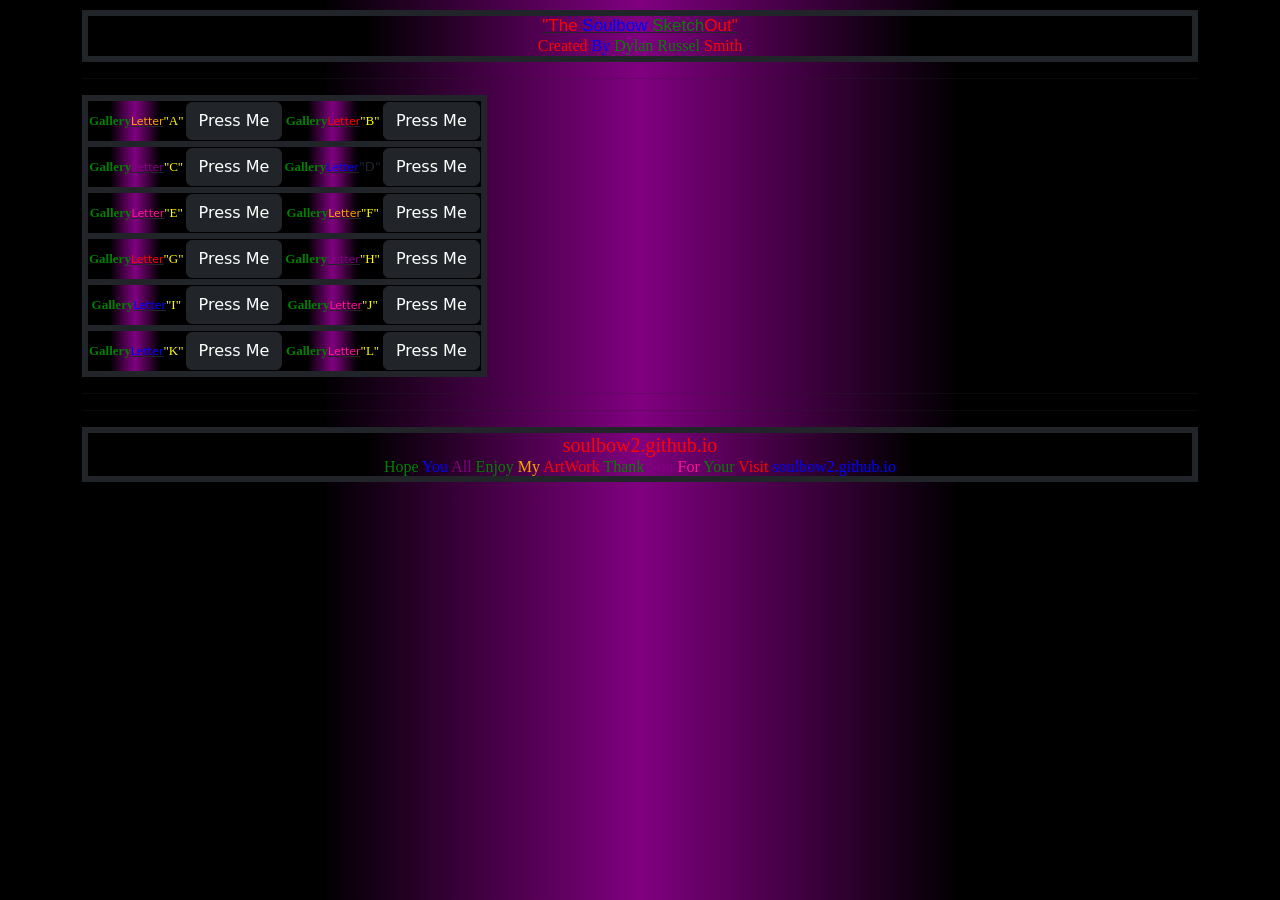
<file: index.html>
<!DOCTYPE html>
<html lang="en">
<head>
<meta charset="UTF-8">
<meta http-equiv="X-UA-Compatible" content="IE=Edge">
<meta name="viewport" content="width=device-width, initial-scale=1">
<link href="https://cdn.jsdelivr.net/npm/bootstrap@5.3.1/dist/css/bootstrap.min.css" rel="stylesheet" integrity="sha384-4bw+/aepP/YC94hEpVNVgiZdgIC5+VKNBQNGCHeKRQN+PtmoHDEXuppvnDJzQIu9" crossorigin="anonymous">
  <title>WebPage</title>
  <link rel="stylesheet" href="style.css">
</head>
<body>
<div class="fluid-container">
<div class="container">
<header>
<h1><u><span style="color: red">"The</span><span style="color: blue">  Soulbow</span><span style="color: green"> Sketch</span><span style="color: red">Out"</span></u></h1>
<h2><span style="color: red">Created </span><span style="color: blue">By </span><span style="color: green">Dylan  Russel </span><span style="color: red">Smith</span></h2>
</header>
<hr>
<table><colgroup>
<col style="background: linear-gradient(90deg, black, black, purple, black, black)">
<col style="background: black">
<col style="background: linear-gradient(90deg, black, black, purple, black, black)">
<col style="background: black">
</colgroup>
<div class="grid-container-1">
<tr><td>
<div class="grid-unit-1">
<p><span style="color: green; font-family: cursive; font-weight: bold">Gallery</span><u><span style="color: orange; font-size: 11px" > Letter</span></u><span style="color: yellow; font-family: cursive"> "A"</span></p>
</div></td><td>
<div class="grid-unit-2">
<a href="/galleryOne.html">
<button class="btn btn-dark">Press Me</button></a>
</div></td><td>
<div class="grid-unit-3">
<p><span style="color: green; font-family: cursive; font-weight: bold">Gallery</span><u><span style="color: red; font-size: 11px" > Letter</span></u><span style="color: yellow; font-family: cursive"> "B"</span></p>
</div></td><td>
<div class="grid-unit-4">
  <a href="/galleryTwo.html">
<button class="btn btn-dark">Press Me</button></a>
</div></td></tr><tr><td>
<div class="grid-unit-5">
<p><span style="color: green; font-family: cursive; font-weight: bold">Gallery</span><u><span style="color: purple; font-size: 11px"> Letter</span></u><span style="color: yellow; font-family: cursive"> "C"</span></p>
</div></td><td>
<div class="grid-unit-6">
  <a href="/galleryThree.html"
<button class="btn btn-dark">Press Me</button></a>
</div></td><td>
<div class="grid-unit-7">
<p><span style="color: green; font-family: cursive; font-weight: bold">Gallery</span><u><span style="color: blue; font-size: 11px"> Letter</span></u <span style="color: yellow; font-family: cursive"> "D"</span></p>
</div></td><td>
<div class="grid-unit-8">
  <a href="/galleryFour.html">
<button class="btn btn-dark">Press Me</button></a>
</div></td></tr></div>
<div class="grid-container-2">
<tr><td>
<div class="grid-unit-9">
<p><span style="color: green; font-family: cursive; font-weight: bold">Gallery</span><u><span style="color: deeppink; font-size: 11px"> Letter</span></u><span style="color: yellow; font-family: cursive"> "E"</span></p>
</div></td><td>
<div class="grid-unit-10">
<a href="/galleryFive.html">
<button class="btn btn-dark">Press Me</button></a>
</div></td><td>
<div class="grid-unit-11">
<p><span style="color: green; font-family: cursive; font-weight: bold">Gallery</span><u><span style="color: orange; font-size: 11px"> Letter</span></u><span style="color: yellow; font-family: cursive"> "F"</span></p>
</div></td><td>
<div class="grid-unit-12">
  <a href="/gallerySix.html">
<button class="btn btn-dark">Press Me</button></a>
</div></td></tr><tr><td>
<div class="grid-unit-13">
<p><span style="color: green; font-family: cursive; font-weight: bold">Gallery</span><u><span style="color: red; font-size: 11px"> Letter</span></u><span style="color: yellow; font-family: cursive"> "G"</span></p>
</div></td><td>
<div class="grid-unit-14">
  <a href="/gallerySeven.html">
<button class="btn btn-dark">Press Me</button></a>
</div></td><td>
<div class="grid-unit-15">
<p><span style="color: green; font-family: cursive; font-weight: bold">Gallery</span><u><span style="color: purple; font-size: 11px"> Letter</span></u><span style="color: yellow; font-family: cursive"> "H"</span></p>
</div></td><td>
<div class="grid-unit-16">
  <a href="/galleryEight.html">
<button class="btn btn-dark">Press Me</button></a>
</div></td></tr></div>
<div class="grid-container-3">
<tr><td>
<div class="grid-unit-17">
<p><span style="color: green; font-family: cursive; font-weight: bold">Gallery</span><u><span style="color: blue; font-size: 11px"> Letter</span></u><span style="color: yellow; font-family: cursive"> "I"</span></p>
</div></td><td>
<div class="grid-unit-18">
  <a href="/galleryNine.html">
<button class="btn btn-dark">Press Me</button></a>
</div></td><td>
<div class="grid-unit-19">
<p><span style="color: green; font-family: cursive; font-weight: bold">Gallery</span><u><span style="color: deeppink; font-size: 11px"> Letter</span></u><span style="color: yellow; font-family: cursive"> "J"</span></p>
</div></td><td>
<div class="grid-unit-20">
  <a href="/galleryTen.html"
<button class="btn btn-dark">Press Me</button>
</div></td></tr>
<tr><td>
<div class="grid-unit-21">
<p><span style="color: green; font-family: cursive; font-weight: bold">Gallery</span><u><span style="color: blue; font-size: 11px"> Letter</span></u><span style="color: yellow; font-family: cursive"> "K"</span></p>
</div></td><td>
<div class="grid-unit-22">
  <a href="/galleryEleven.html">
<button class="btn btn-dark">Press Me</button></a>
</div></td><td>
<div class="grid-unit-23">
<p><span style="color: green; font-family: cursive; font-weight: bold">Gallery</span><u><span style="color: deeppink; font-size: 11px"> Letter</span></u><span style="color: yellow; font-family: cursive"> "L"</span></p>
</div></td><td>
<div class="grid-unit-24">
  <a href="/galleryTwelve.html">
<button class="btn btn-dark">Press Me</button></a>
</div></td></tr></div></table>
<hr><hr>
<main>
<h5>soulbow2.github.io</h5>
<h6><span style="color: green"> Hope</span><span style="color: blue"> You</span><span style="color: purple"> All</span><span style="color: green"> Enjoy</span><span style="color: orange"> My</span><span style="color: red"> ArtWork</span><span style="color: green"> Thank</span><span style="color: purple"> You</span> <span style="color: deeppink"> For</span><span style="color: green"> Your</span><span style="color: red"> Visit</span><span style="color: blue"> soulbow2.github.io</span></h6>
</main>
</div></div>
</body>
</html>
</file>
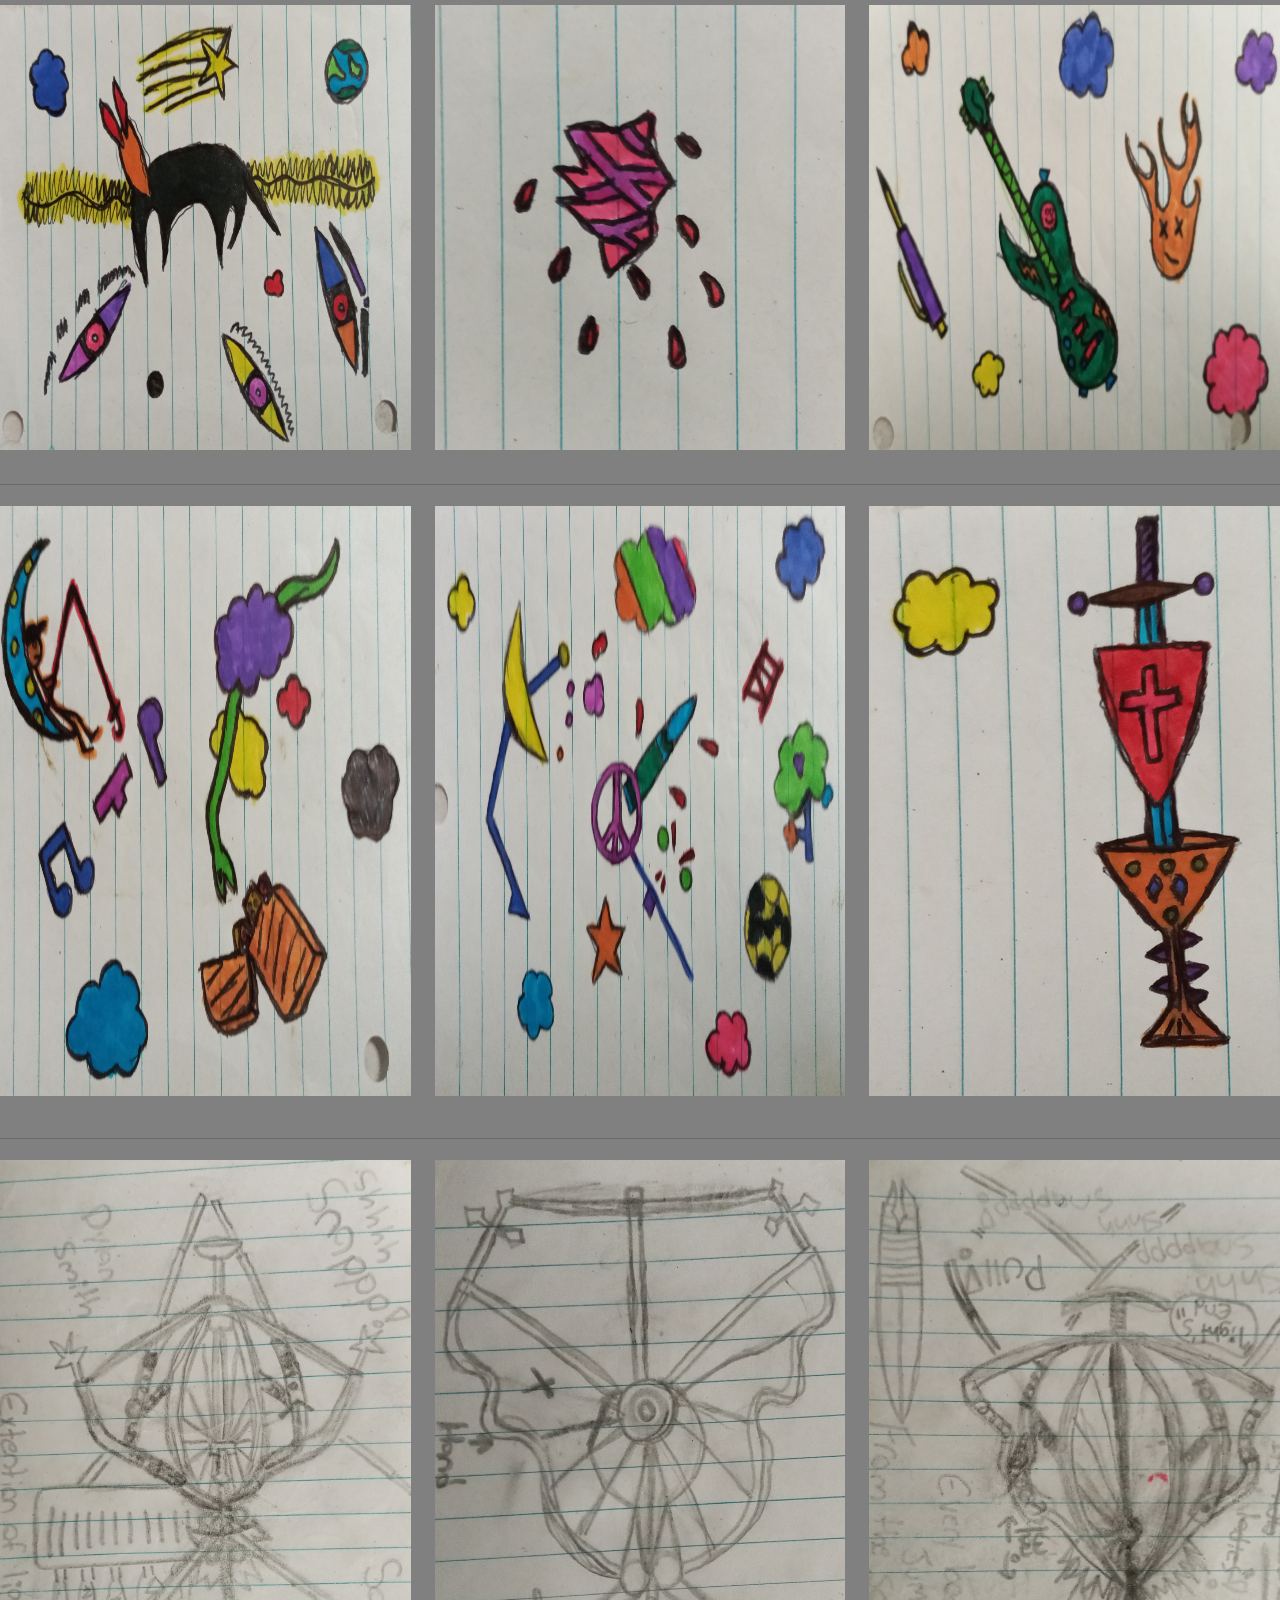
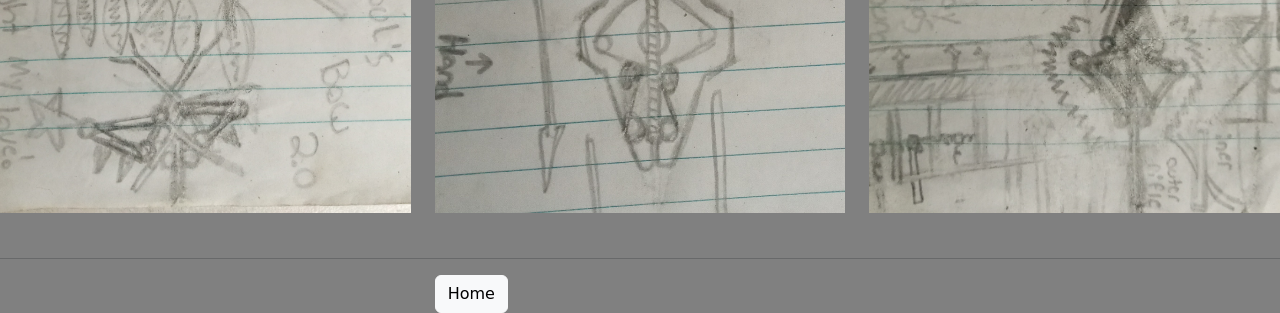
<file: galleryEight.html>
<!DOCTYPE html>
<html lang="en">
<head>
<meta charset="UTF-8">
<meta http-equiv="X-UA-Compatible" content="IE=Edge">
<meta name="viewport" content="width=device-width, initial-scale=1">
<link href="https://cdn.jsdelivr.net/npm/bootstrap@5.3.1/dist/css/bootstrap.min.css" rel="stylesheet" integrity="sha384-4bw+/aepP/YC94hEpVNVgiZdgIC5+VKNBQNGCHeKRQN+PtmoHDEXuppvnDJzQIu9" crossorigin="anonymous">
  <title>WebPage</title>
  <link rel="stylesheet" href="/styleOne.css">
</head>
<body>
<div class="row">
<div class="col-4"><img src="/diary1.jpg">
</div>
<div class="col-4"><img src="/diary2.jpg">
</div>
<div class="col-4"><img src="/diary3.jpg">
</div>
</div>
<hr>
<div class="row">
<div class="col-4"><img src="/diary4.jpg">
</div>
<div class="col-4"><img src="/diary5.jpg">
</div>
<div class="col-4"><img src="/diary6.jpg">
</div>
</div>
<hr>
<div class="row">
<div class="col-4"><img src="/crossbow4.jpg">
</div>
<div class="col-4"><img src="/crossbow5.jpg">
</div>
<div class="col-4"><img src="/crossbow6.jpg">
</div>
</div>
<hr>
<div class="row">
<div class="col-4">
</div>
<div class="col-4">
<a href="/index.html"><button class="btn btn-light">Home</button></a>
</div>
<div class="col-4">
</div>
</div>
</body>
</html>
</file>
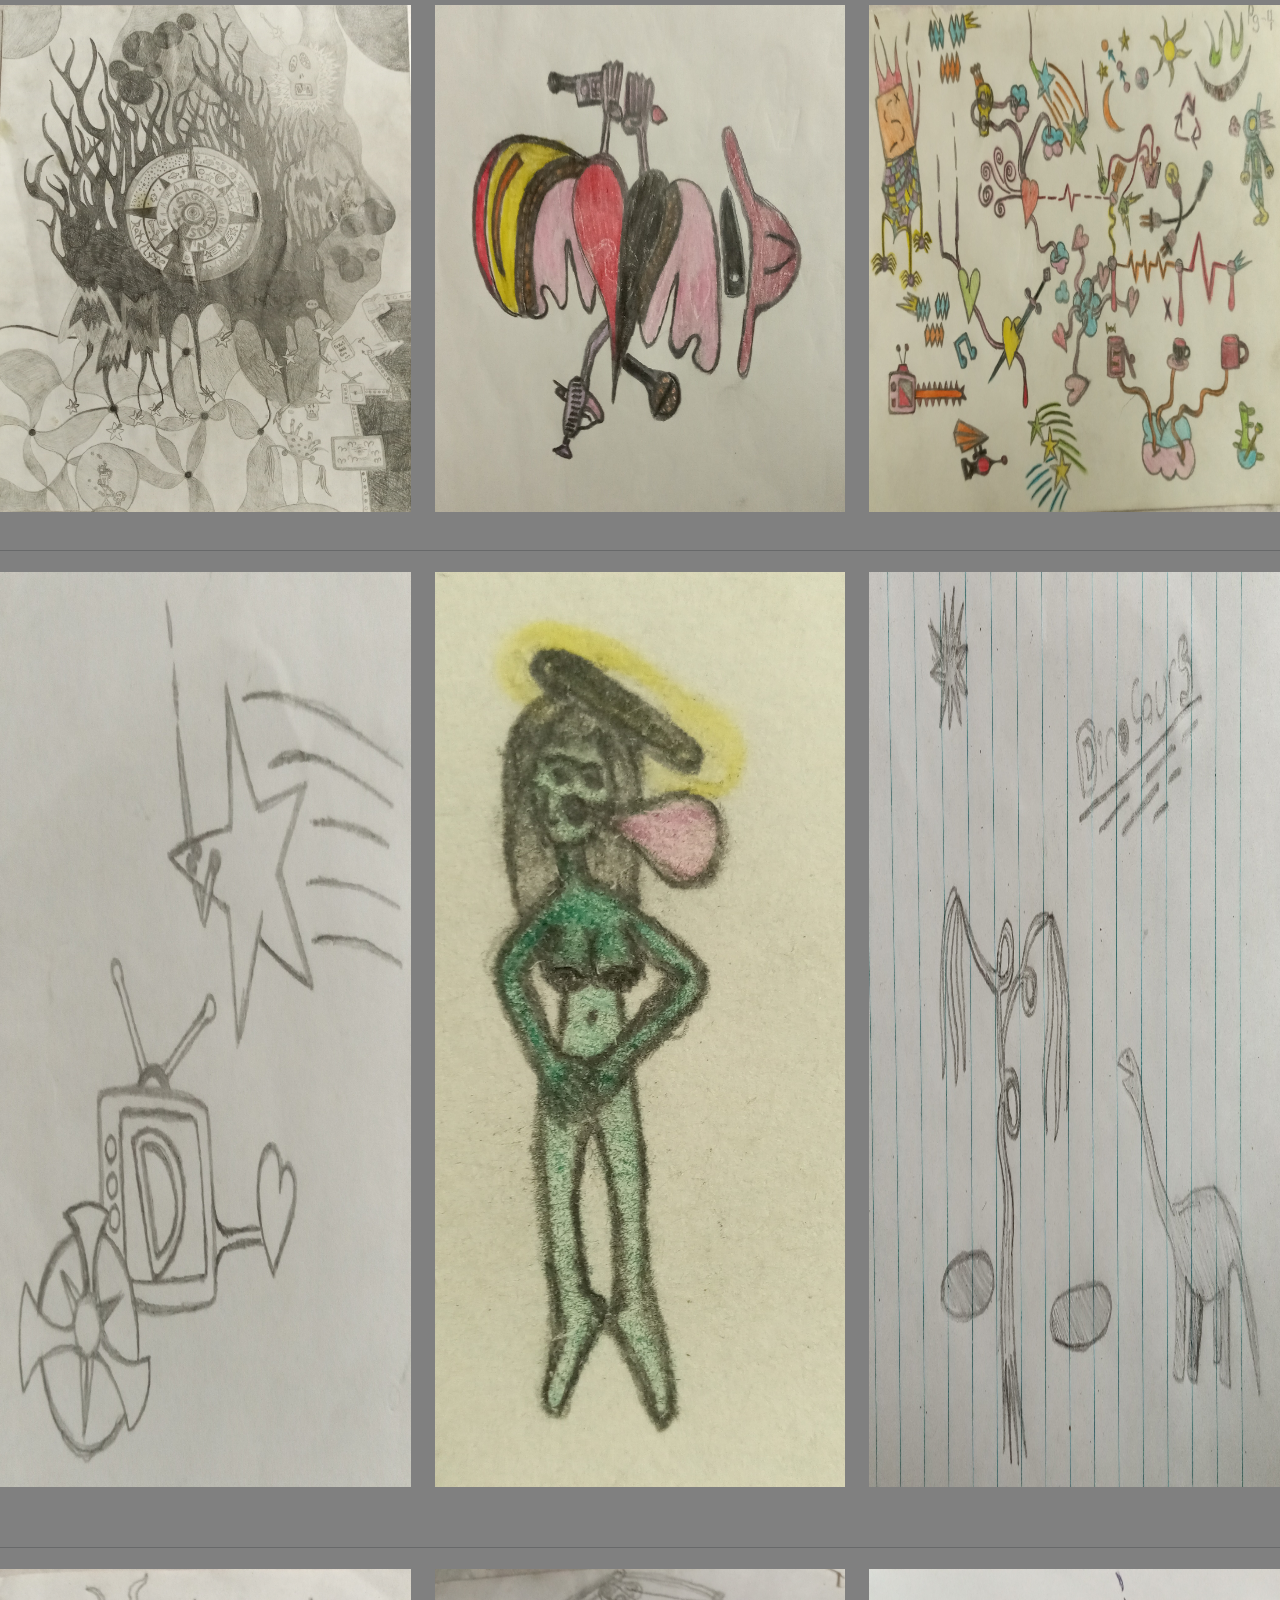
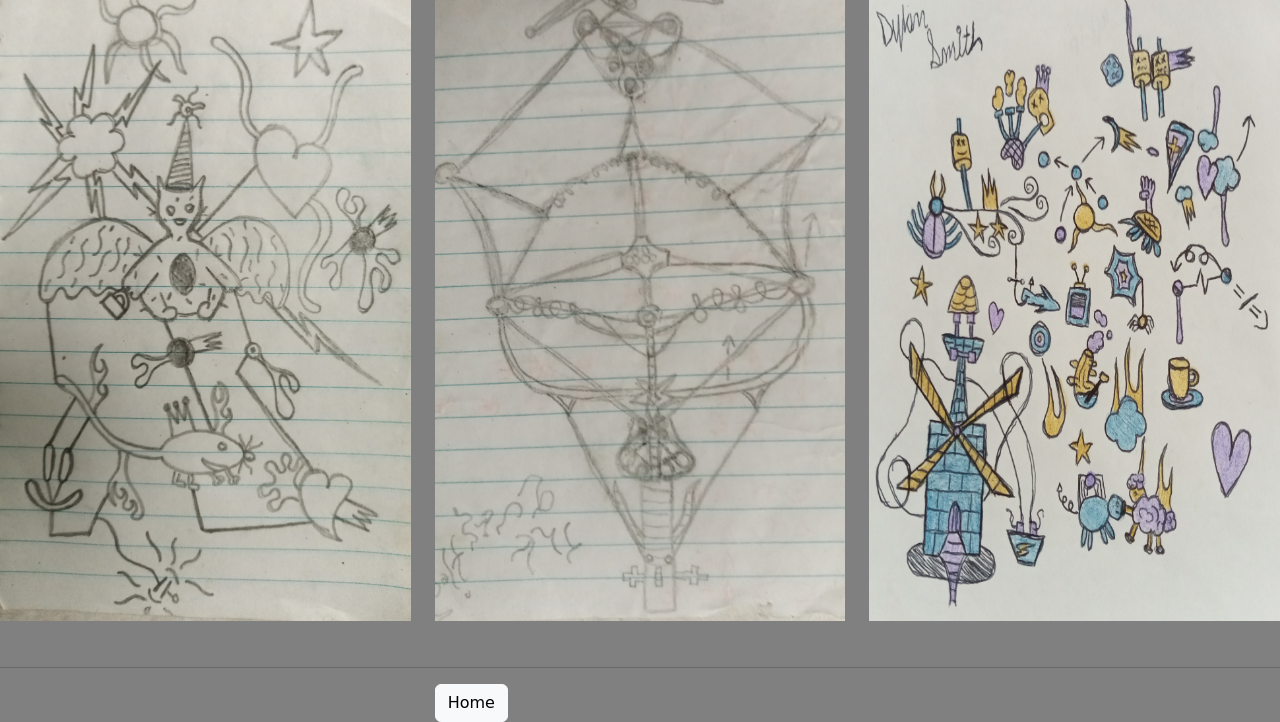
<file: galleryEleven.html>
<!DOCTYPE html>
<html lang="en">
<head>
<meta charset="UTF-8">
<meta http-equiv="X-UA-Compatible" content="IE=Edge">
<meta name="viewport" content="width=device-width, initial-scale=1">
<link href="https://cdn.jsdelivr.net/npm/bootstrap@5.3.1/dist/css/bootstrap.min.css" rel="stylesheet" integrity="sha384-4bw+/aepP/YC94hEpVNVgiZdgIC5+VKNBQNGCHeKRQN+PtmoHDEXuppvnDJzQIu9" crossorigin="anonymous">
  <title>WebPage</title>
  <link rel="stylesheet" href="/styleOne.css">
</head>
<body>
<div class="row">
<div class="col-4"><img src="/sketch11.jpg">
</div>
<div class="col-4"><img src="/book1.jpg">
</div>
<div class="col-4"><img src="/book2.jpg">
</div>
</div>
<hr>
<div class="row">
<div class="col-4"><img src="/small5.jpg">
</div>
<div class="col-4"><img src="/small6.jpg">
</div>
<div class="col-4"><img src="/small10.jpg">
</div>
</div>
<hr>
<div class="row">
<div class="col-4"><img src="small11.jpg">
</div>
<div class="col-4"><img src="/crossbow7.jpg">
</div>
<div class="col-4"><img src="/other1.jpg">
</div>
</div>
<hr>
<div class="row">
<div class="col-4">
</div>
<div class="col-4">
<a href="/index.html"><button class="btn btn-light">Home</button></a>
</div>
<div class="col-4">
</div>
</div>
</body>
</html>
</file>
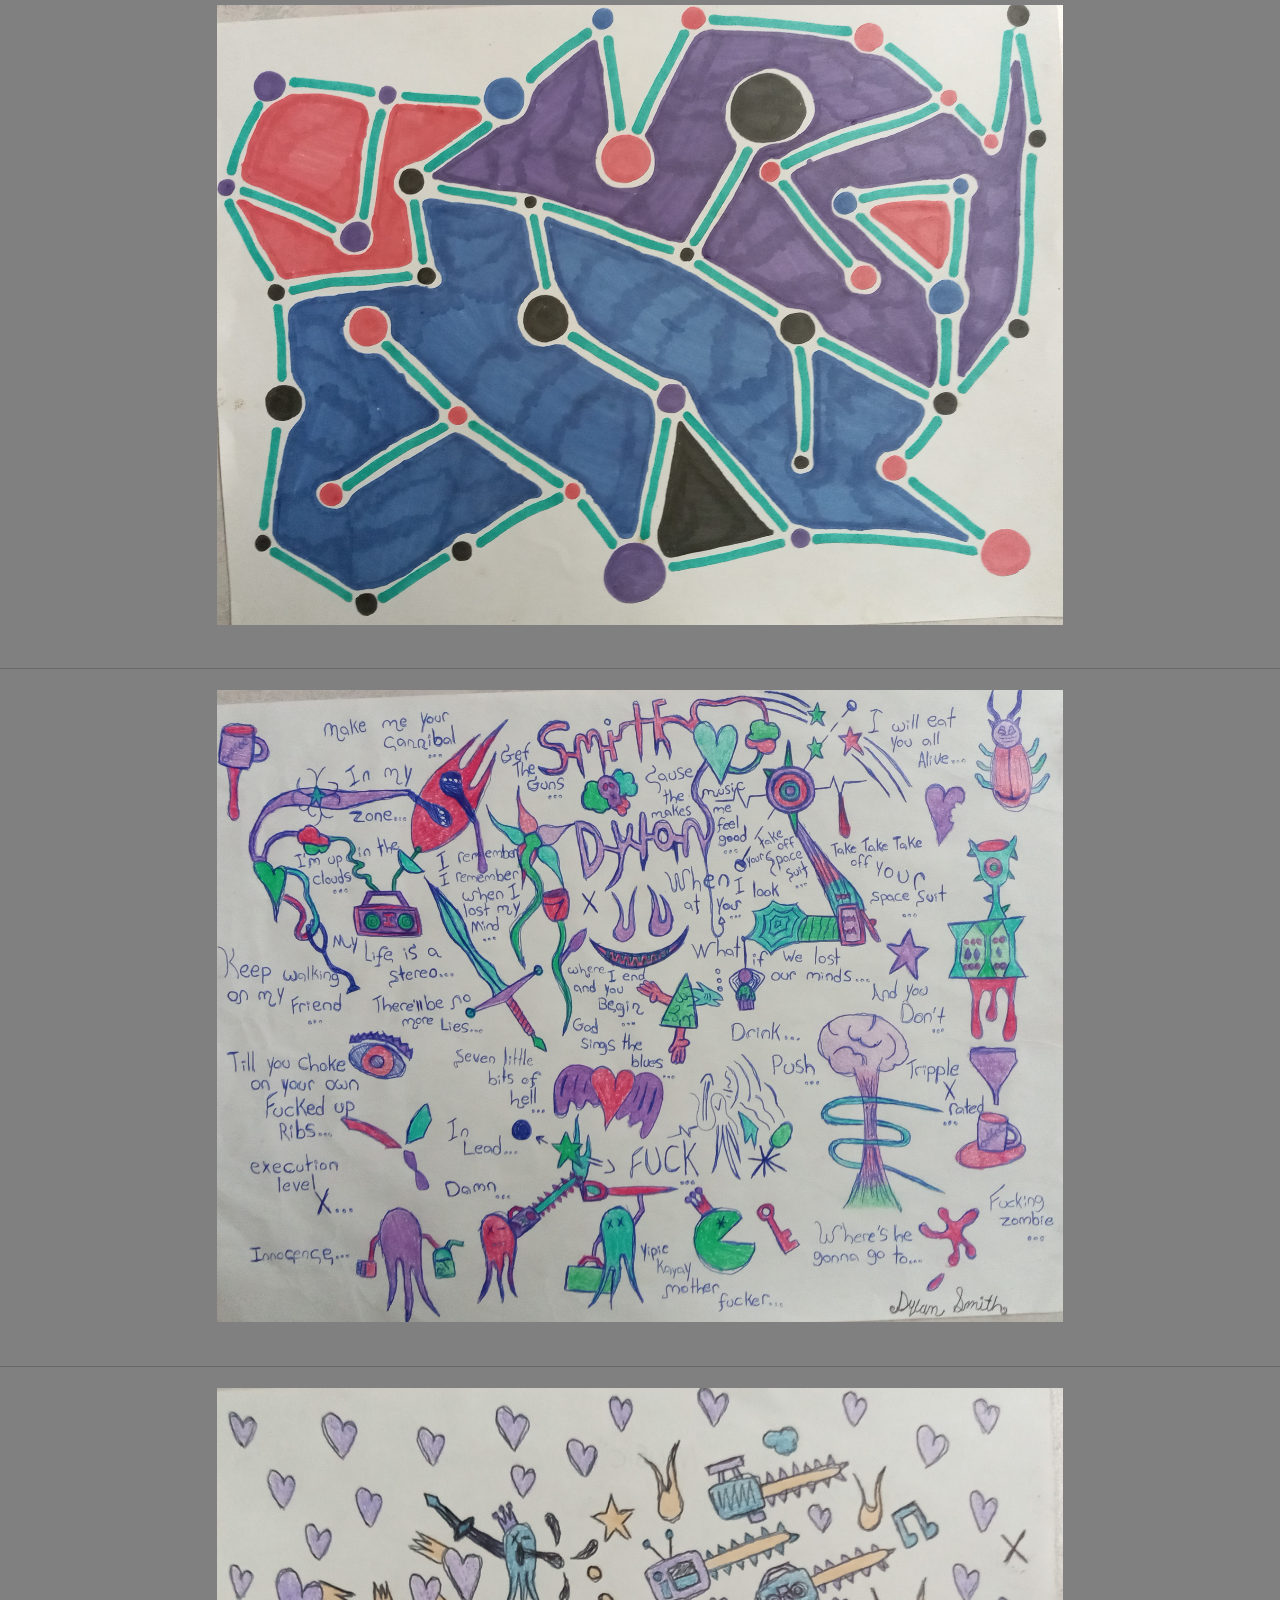
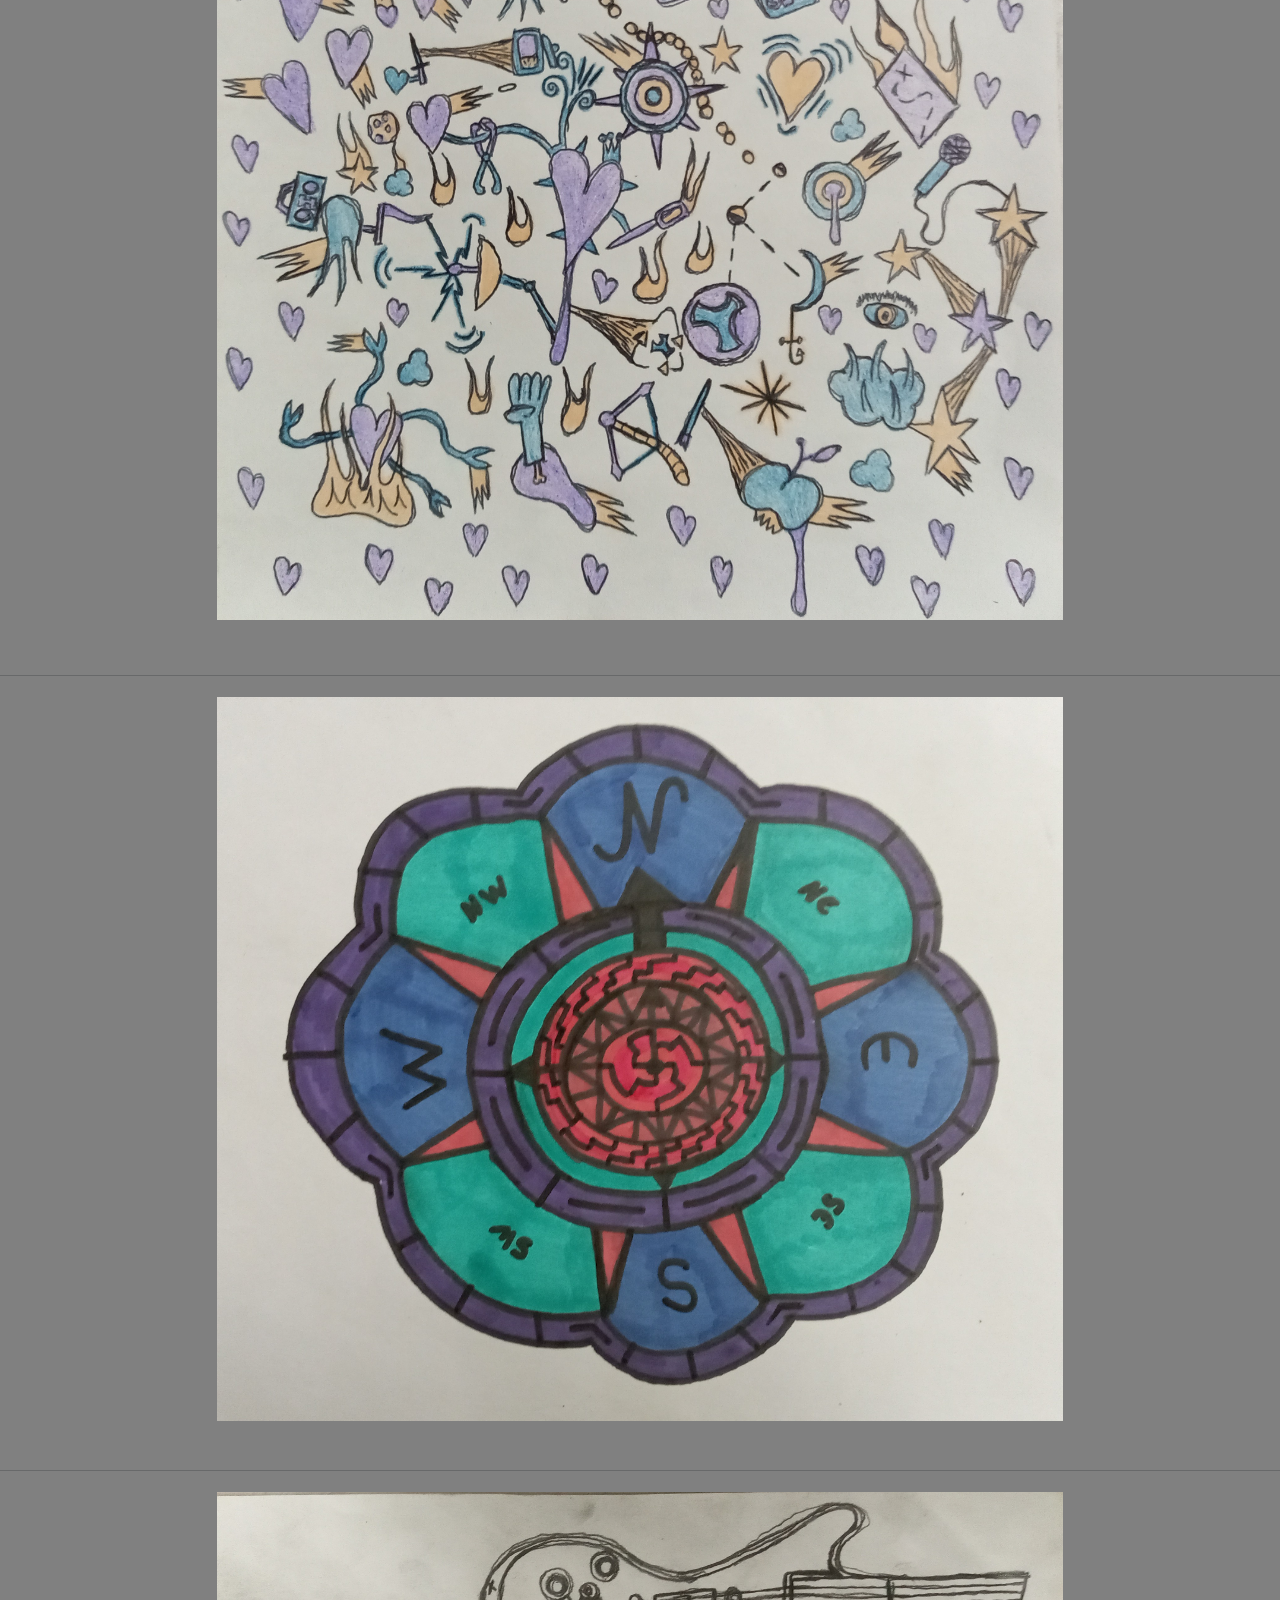
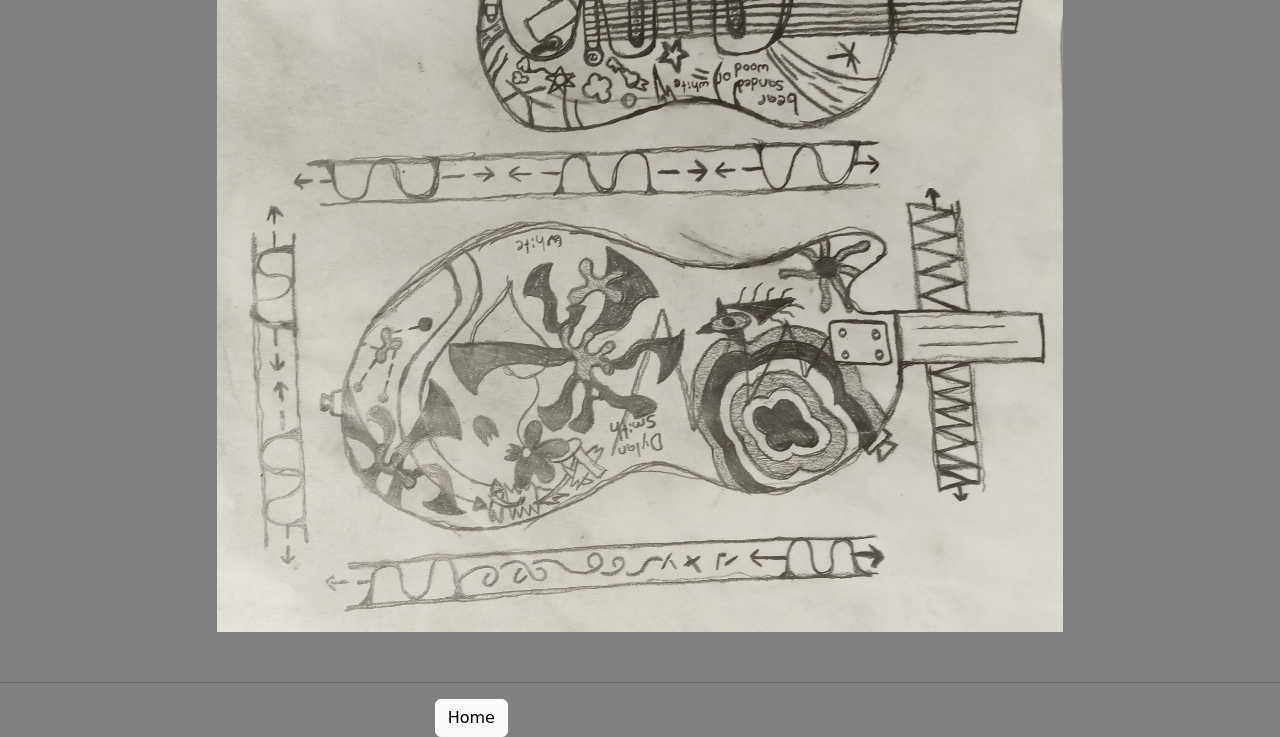
<file: galleryFive.html>
<!DOCTYPE html>
<html lang="en">
<head>
<meta charset="UTF-8">
<meta http-equiv="X-UA-Compatible" content="IE=Edge">
<meta name="viewport" content="width=device-width, initial-scale=1">
<link href="https://cdn.jsdelivr.net/npm/bootstrap@5.3.1/dist/css/bootstrap.min.css" rel="stylesheet" integrity="sha384-4bw+/aepP/YC94hEpVNVgiZdgIC5+VKNBQNGCHeKRQN+PtmoHDEXuppvnDJzQIu9" crossorigin="anonymous">
  <title>WebPage</title>
  <link rel="stylesheet" href="/styleOne.css">
</head>
<body>
<div class="row">
<div class="col-2">
</div>
<div class="col-8"><img src="/full7.jpg">
</div>
<div class="col-2">
</div>
</div>
<hr>
<div class="row">
<div class="col-2">
</div>
<div class="col-8"><img src="/full8.jpg">
</div>
<div class="col-2">
</div>
</div>
<hr>
<div class="row">
<div class="col-2">
</div>
<div class="col-8"><img src="/full9.jpg">
</div>
<div class="col-2">
</div>
</div>
<hr>
<div class="row">
<div class="col-2">
</div>
<div class="col-8"><img src="/full13.jpg">
</div>
<div class="col-2">
</div>
</div>
<hr>
<div class="row">
<div class="col-2">
</div>
<div class="col-8"><img src="/sketch9.jpg">
</div>
<div class="col-2">
</div>
</div>
<hr>
<div class="row">
<div class="col-4">
</div>
<div class="col-4">
<a href="/index.html"><button class="btn btn-light">Home</button></a>
</div>
<div class="col-4">
</div>
</div>
</body>
</html>
</file>
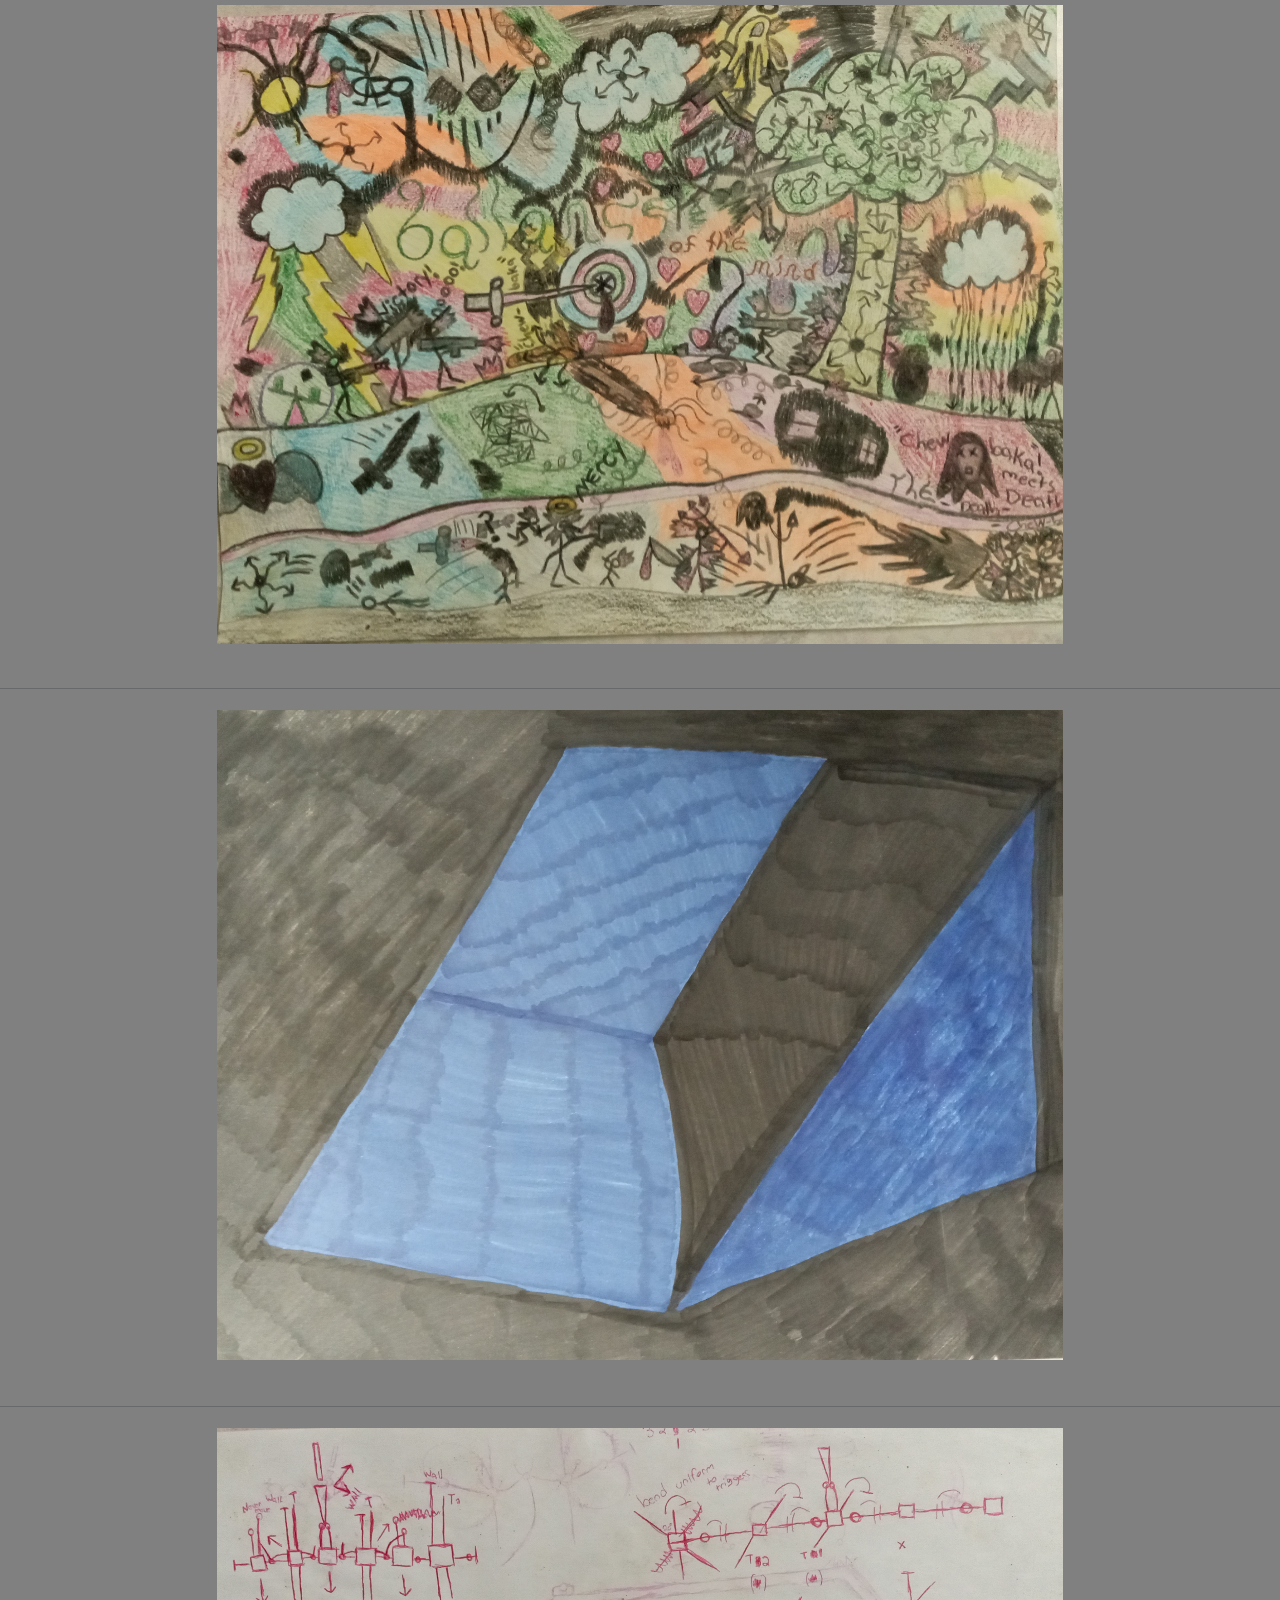
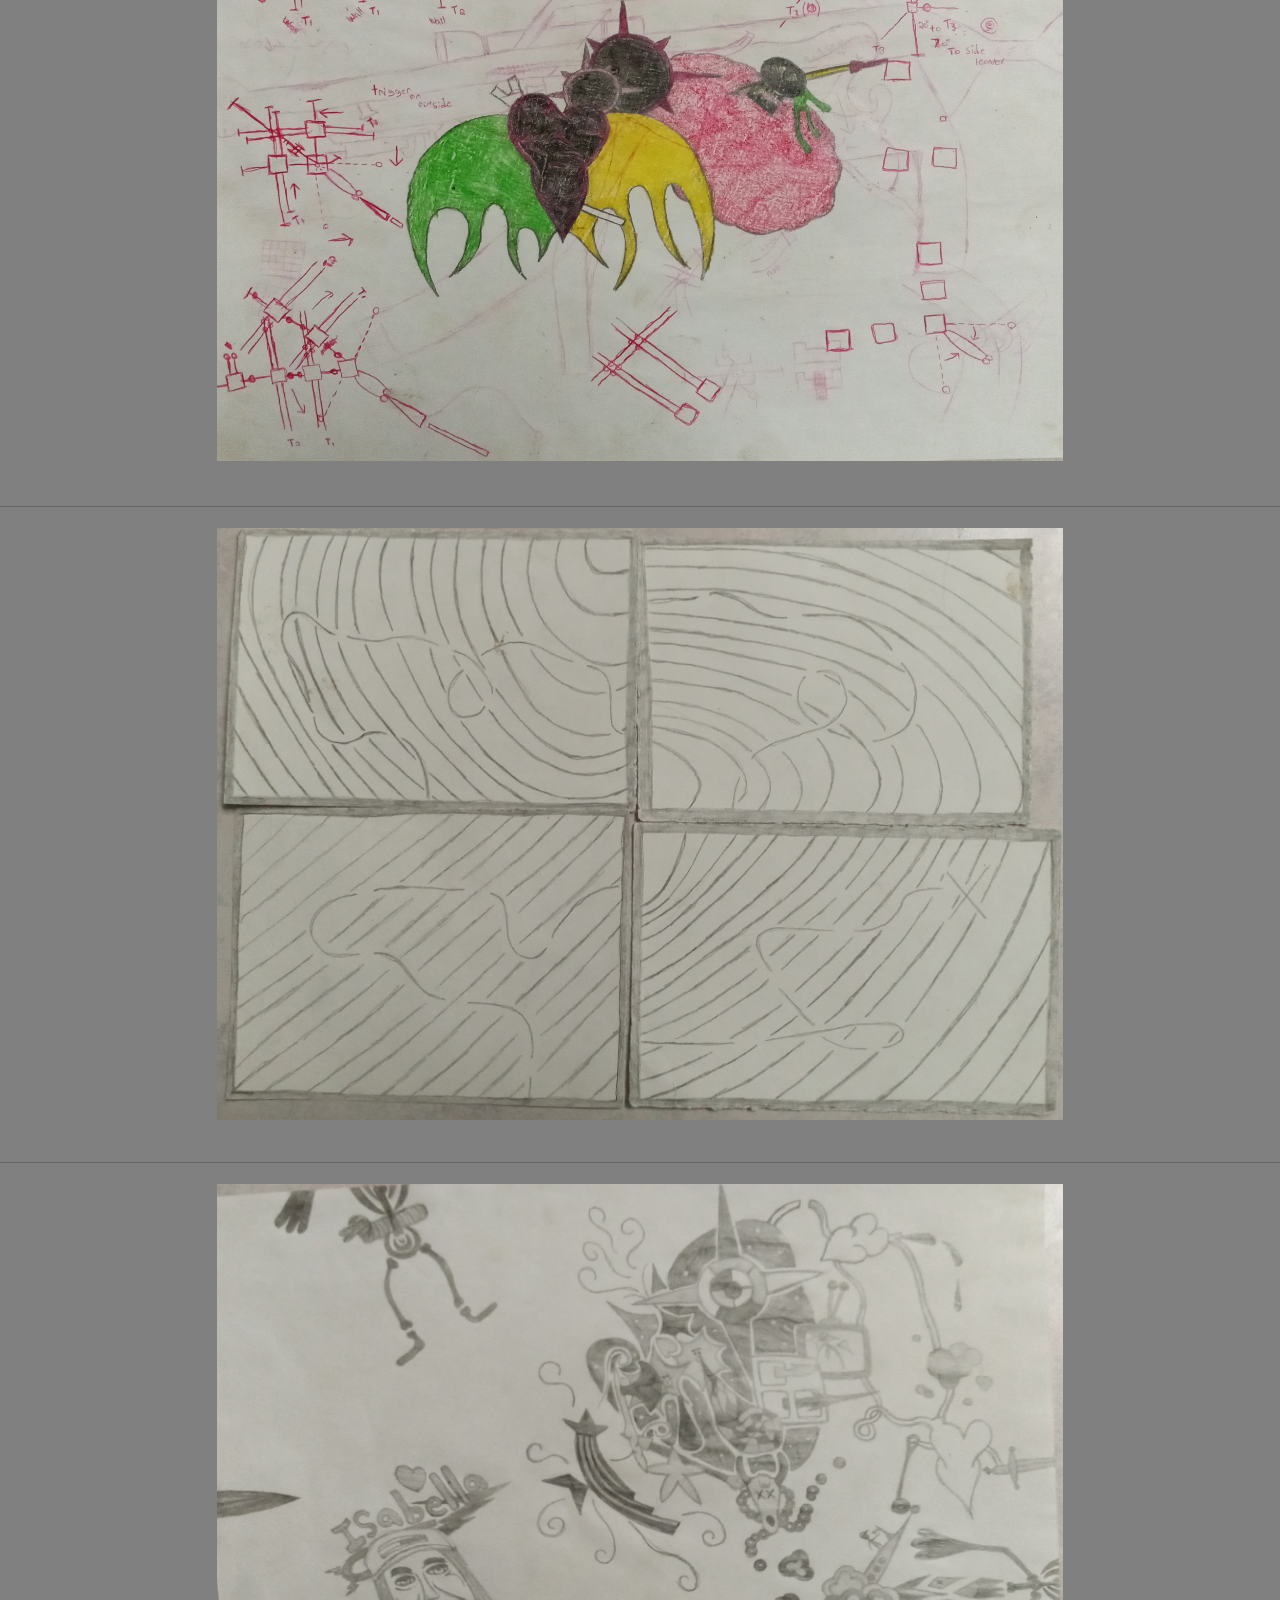
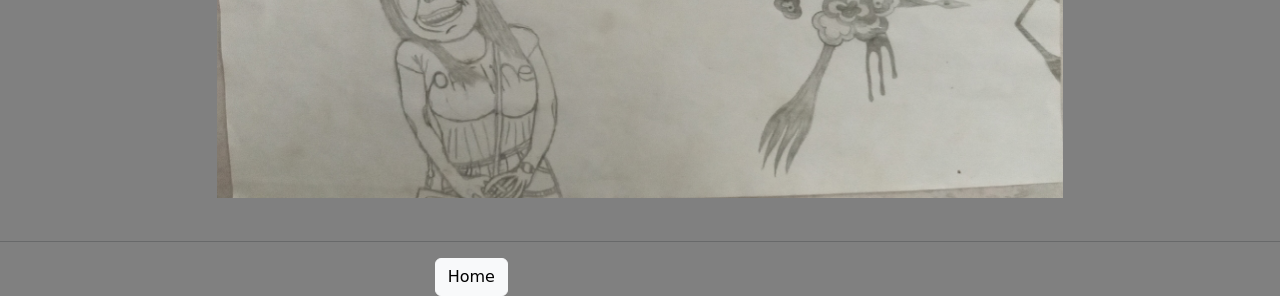
<file: galleryFour.html>
<!DOCTYPE html>
<html lang="en">
<head>
<meta charset="UTF-8">
<meta http-equiv="X-UA-Compatible" content="IE=Edge">
<meta name="viewport" content="width=device-width, initial-scale=1">
<link href="https://cdn.jsdelivr.net/npm/bootstrap@5.3.1/dist/css/bootstrap.min.css" rel="stylesheet" integrity="sha384-4bw+/aepP/YC94hEpVNVgiZdgIC5+VKNBQNGCHeKRQN+PtmoHDEXuppvnDJzQIu9" crossorigin="anonymous">
  <title>WebPage</title>
  <link rel="stylesheet" href="/styleOne.css">
</head>
<body>
<div class="row">
<div class="col-2">
</div>
<div class="col-8"><img src="/full4.jpg">
</div>
<div class="col-2">
</div>
</div>
<hr>
<div class="row">
<div class="col-2">
</div>
<div class="col-8"><img src="/full5.jpg">
</div>
<div class="col-2">
</div>
</div>
<hr>
<div class="row">
<div class="col-2">
</div>
<div class="col-8"><img src="/full6.jpg">
</div>
<div class="col-2">
</div>
</div>
<hr>
<div class="row">
<div class="col-2">
</div>
<div class="col-8"><img src="/full14.jpg">
</div>
<div class="col-2">
</div>
</div>
<hr>
<div class="row">
<div class="col-2">
</div>
<div class="col-8"><img src="/sketch10.jpg">
</div>
<div class="col-2">
</div>
</div>
<hr>
<div class="row">
<div class="col-4">
</div>
<div class="col-4">
<a href="/index.html"><button class="btn btn-light">Home</button></a>
</div>
<div class="col-4">
</div>
</div>
</body>
</html>
</file>
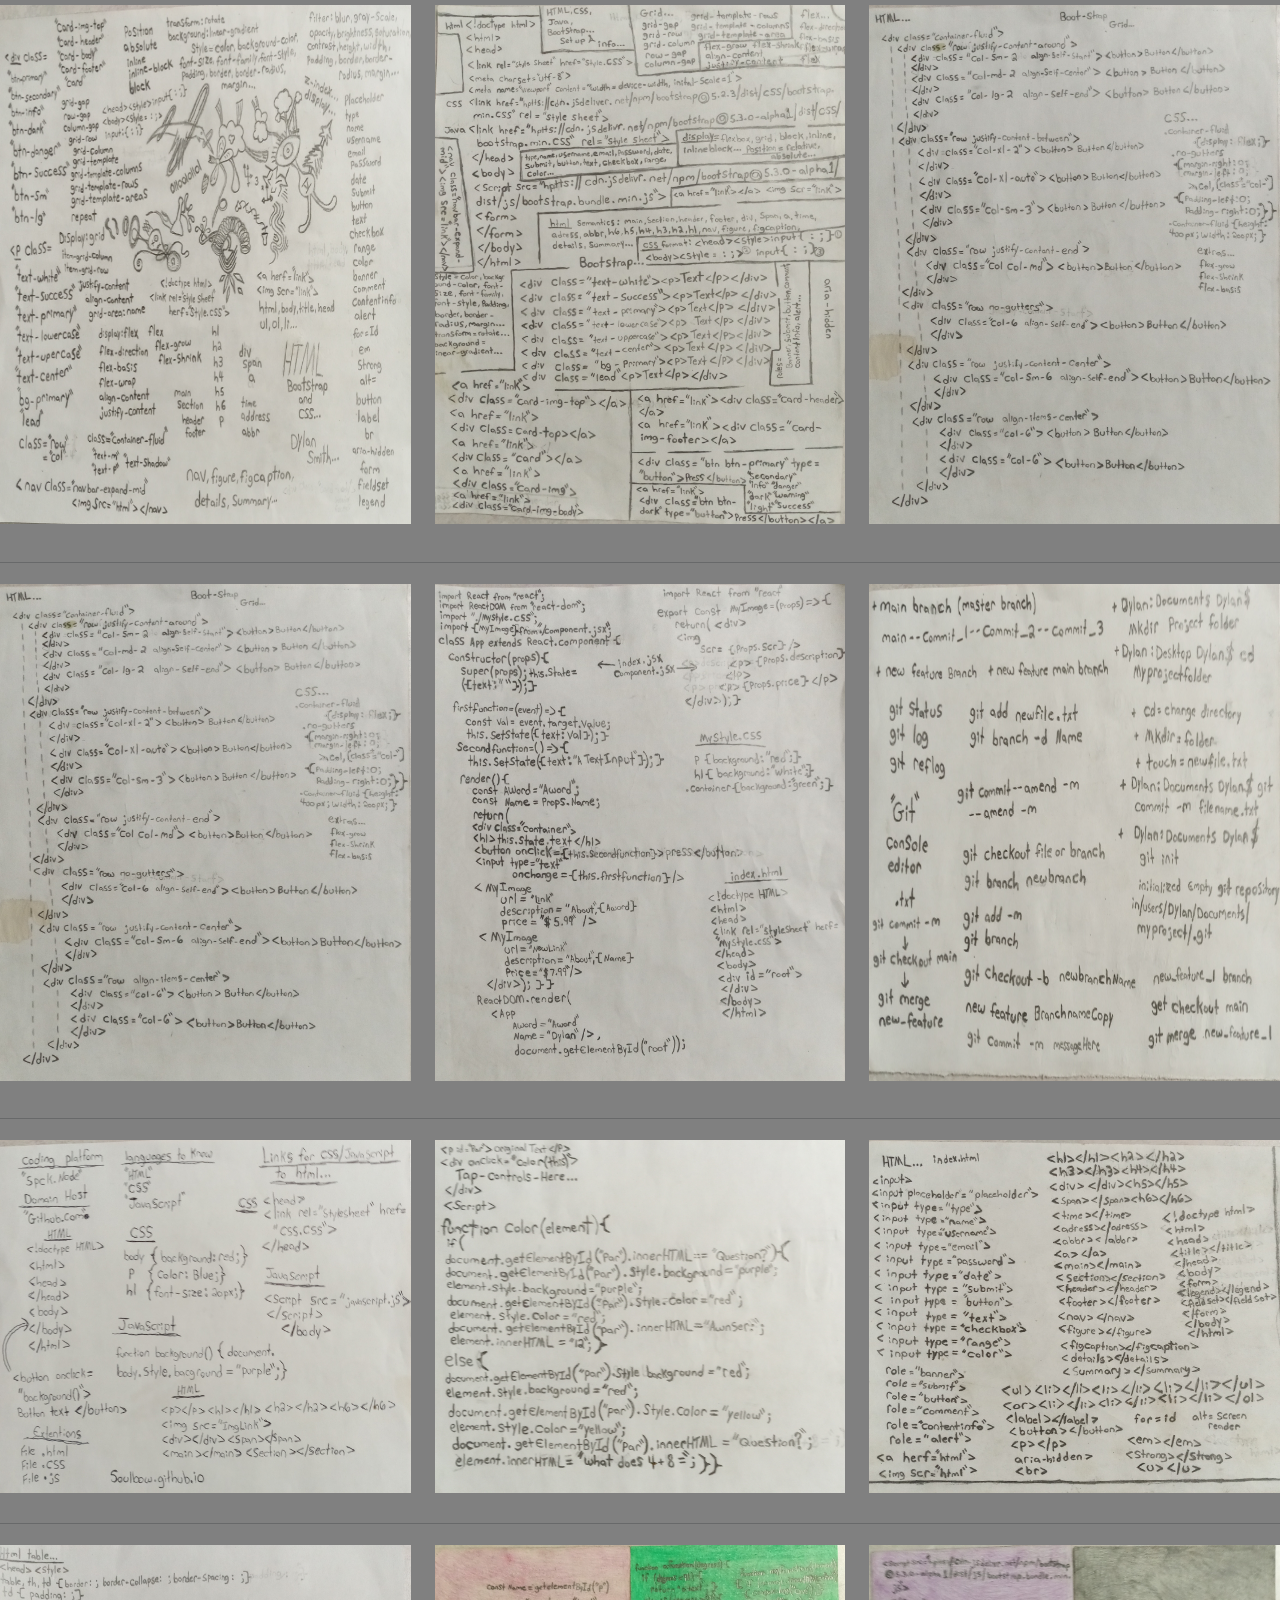
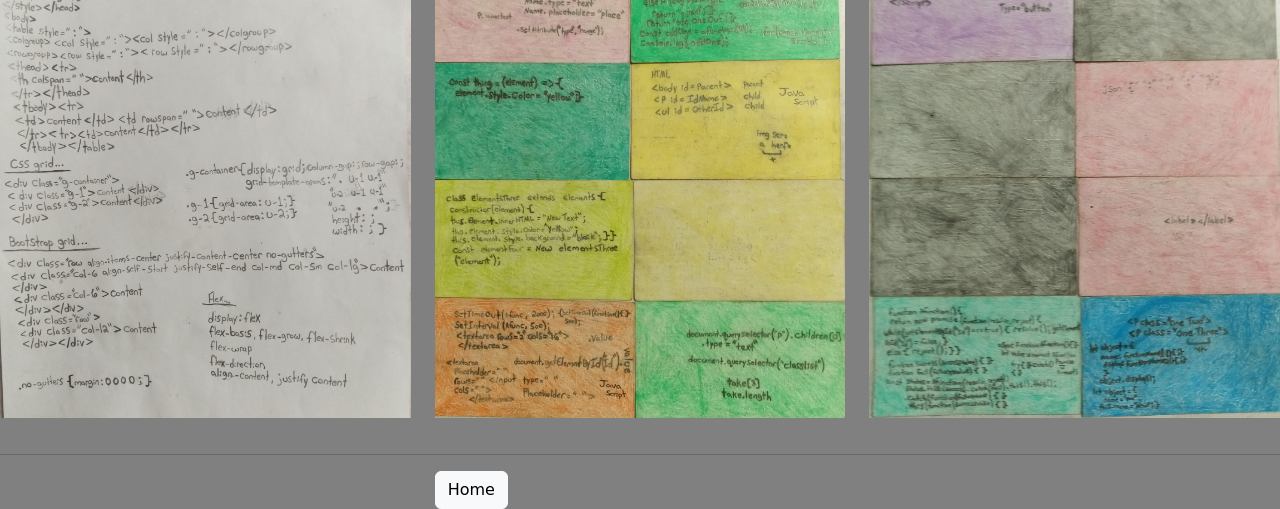
<file: galleryNine.html>
<!DOCTYPE html>
<html lang="en">
<head>
<meta charset="UTF-8">
<meta http-equiv="X-UA-Compatible" content="IE=Edge">
<meta name="viewport" content="width=device-width, initial-scale=1">
<link href="https://cdn.jsdelivr.net/npm/bootstrap@5.3.1/dist/css/bootstrap.min.css" rel="stylesheet" integrity="sha384-4bw+/aepP/YC94hEpVNVgiZdgIC5+VKNBQNGCHeKRQN+PtmoHDEXuppvnDJzQIu9" crossorigin="anonymous">
  <title>WebPage</title>
  <link rel="stylesheet" href="/styleOne.css">
</head>
<body>
<div class="row">
<div class="col-4"><img src="/note1.jpg">
</div>
<div class="col-4"><img src="/note2.jpg">
</div>
<div class="col-4"><img src="/note4.jpg">
</div>
</div>
<hr>
<div class="row">
<div class="col-4"><img src="/note4.jpg">
</div>
<div class="col-4"><img src="/note5.jpg">
</div>
<div class="col-4"><img src="/note6.jpg">
</div>
</div>
<hr>
<div class="row">
<div class="col-4"><img src="/note7.jpg">
</div>
<div class="col-4"><img src="/note8.jpg">
</div>
<div class="col-4"><img src="/note9.jpg">
</div>
</div>
<hr>
<div class="row">
<div class="col-4"><img src="/note10.jpg">
</div>
<div class="col-4"><img src="/note12.jpg">
</div>
<div class="col-4"><img src="/note14.jpg">
</div>
</div>
<hr>
<div class="row">
<div class="col-4">
</div>
<div class="col-4">
<a href="/index.html"><button class="btn btn-light">Home</button></a>
</div>
<div class="col-4">
</div>
</div>
</body>
</html>
</file>
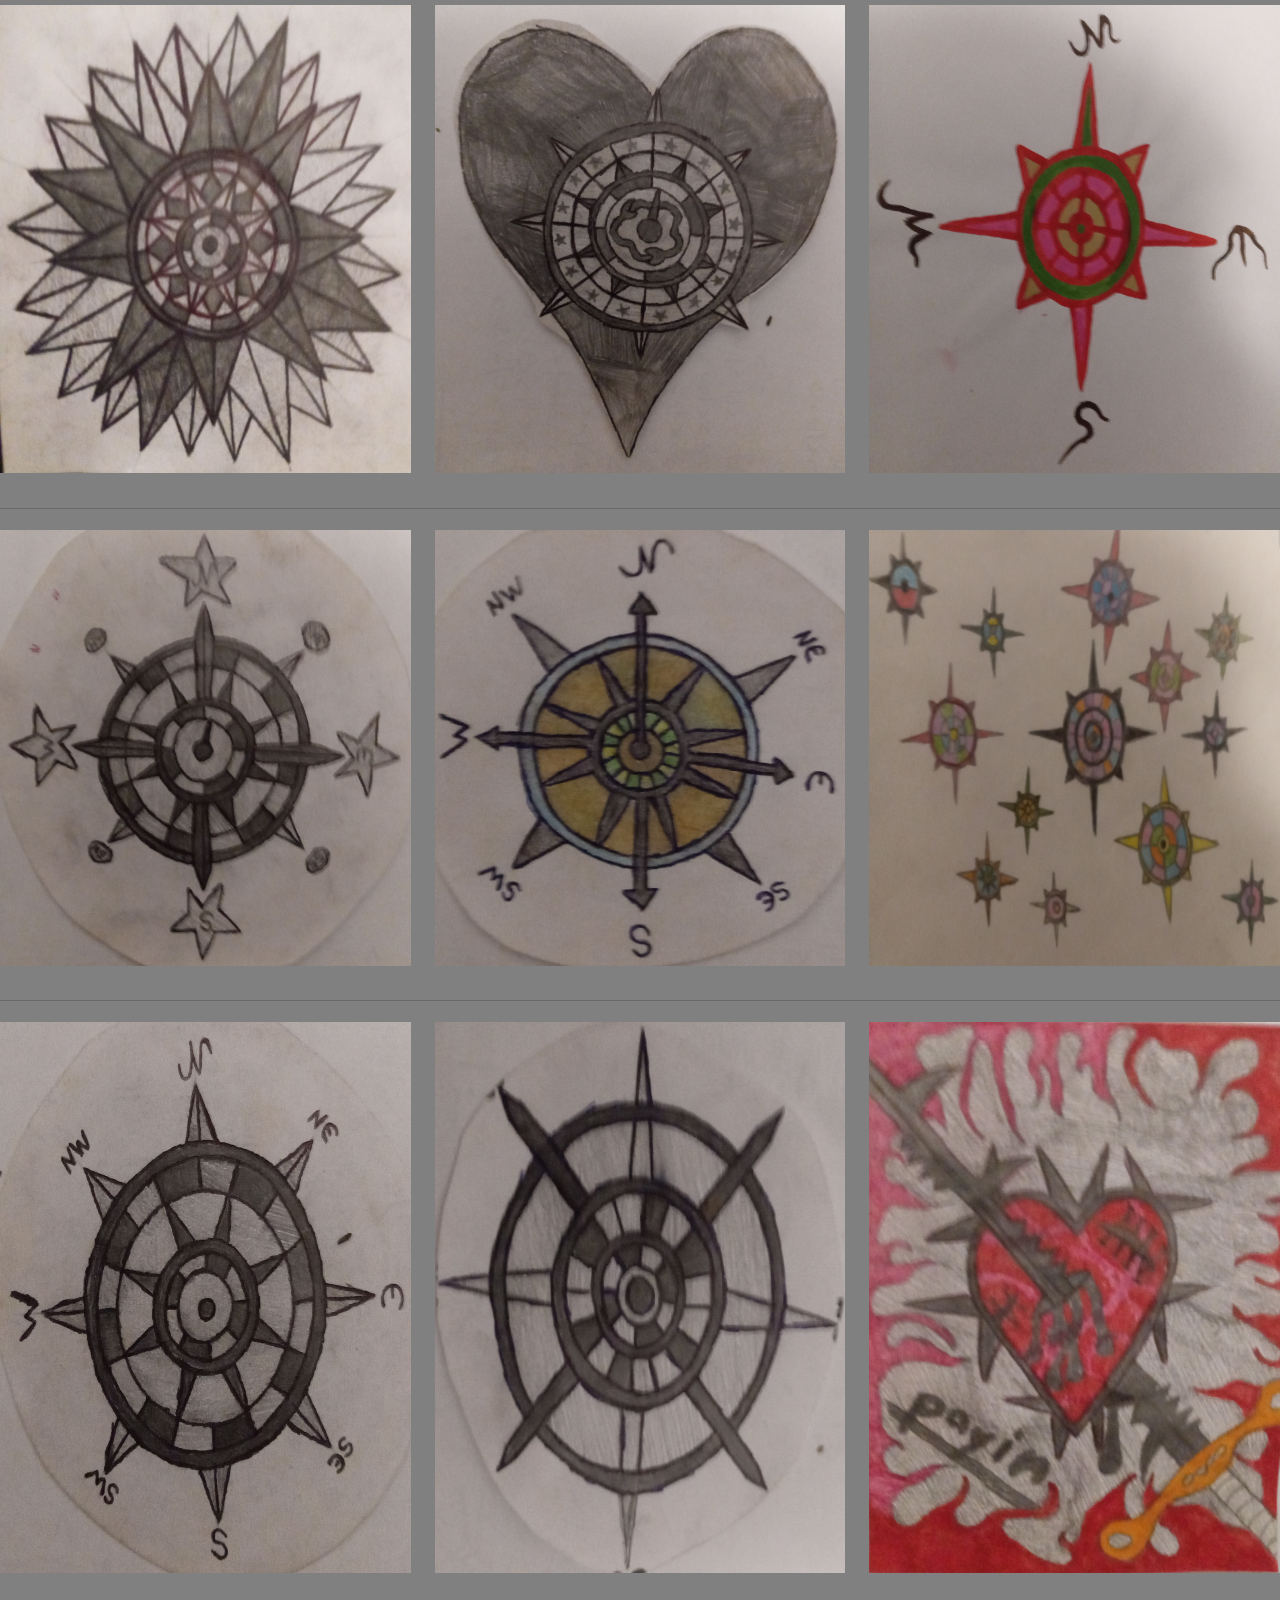
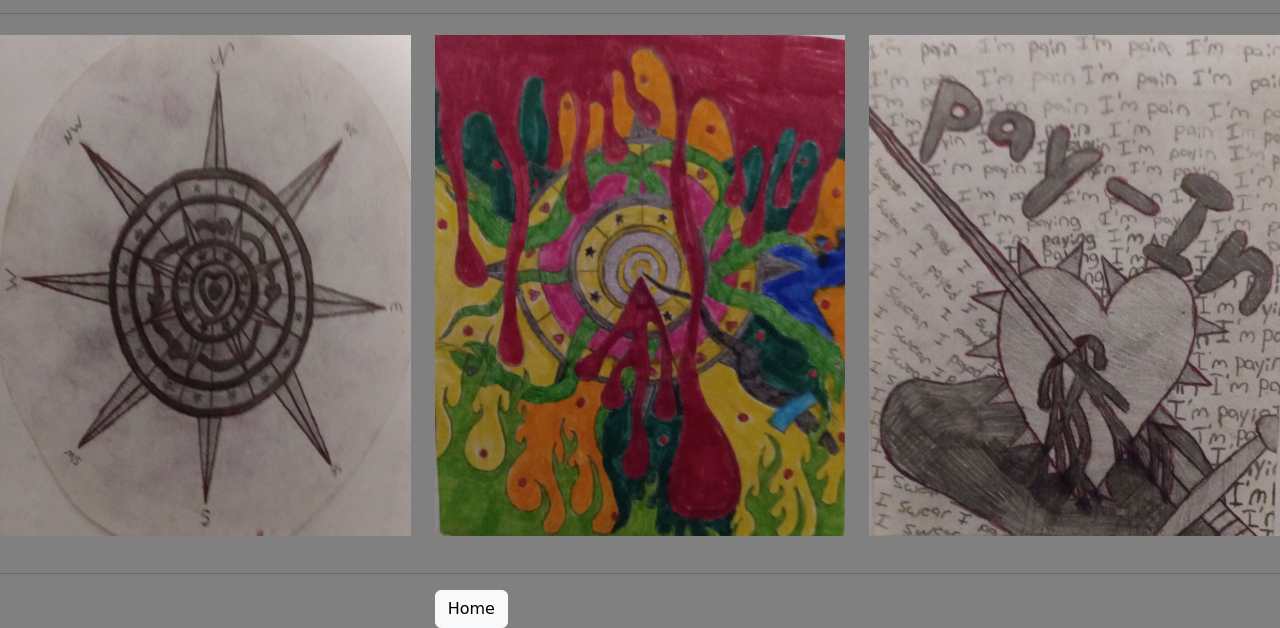
<file: galleryOne.html>
<!DOCTYPE html>
<html lang="en">
<head>
<meta charset="UTF-8">
<meta http-equiv="X-UA-Compatible" content="IE=Edge">
<meta name="viewport" content="width=device-width, initial-scale=1">
<link href="https://cdn.jsdelivr.net/npm/bootstrap@5.3.1/dist/css/bootstrap.min.css" rel="stylesheet" integrity="sha384-4bw+/aepP/YC94hEpVNVgiZdgIC5+VKNBQNGCHeKRQN+PtmoHDEXuppvnDJzQIu9" crossorigin="anonymous">
  <title>WebPage</title>
  <link rel="stylesheet" href="/styleOne.css">
</head>
<body>
<div class="row">
<div class="col-4"><img src="/compass1.jpg">
</div>
<div class="col-4"><img src="/compass2.jpg">
</div>
<div class="col-4"><img src="/compass12.jpg">
</div>
</div>
<hr>
<div class="row">
<div class="col-4"><img src="/compass3.jpg">
</div>
<div class="col-4"><img src="/compass4.jpg">
</div>
<div class="col-4"><img src="/compass11.jpg">
</div>
</div>
<hr>
<div class="row">
<div class="col-4"><img src="/compass5.jpg">
</div>
<div class="col-4"><img src="/compass6.jpg">
</div>
<div class="col-4"><img src="/compass10.jpg">
</div>
</div>
<hr>
<div class="row">
<div class="col-4"><img src="/compass7.jpg">
</div>
<div class="col-4"><img src="/compass8.jpg">
</div>
<div class="col-4"><img src="/compass9.jpg">
</div>
</div>
<hr>
<div class="row">
<div class="col-4">
</div>
<div class="col-4">
<a href="/index.html"><button class="btn btn-light">Home</button></a>
</div>
<div class="col-4">
</div>
</div>
</body>
</html>
</file>
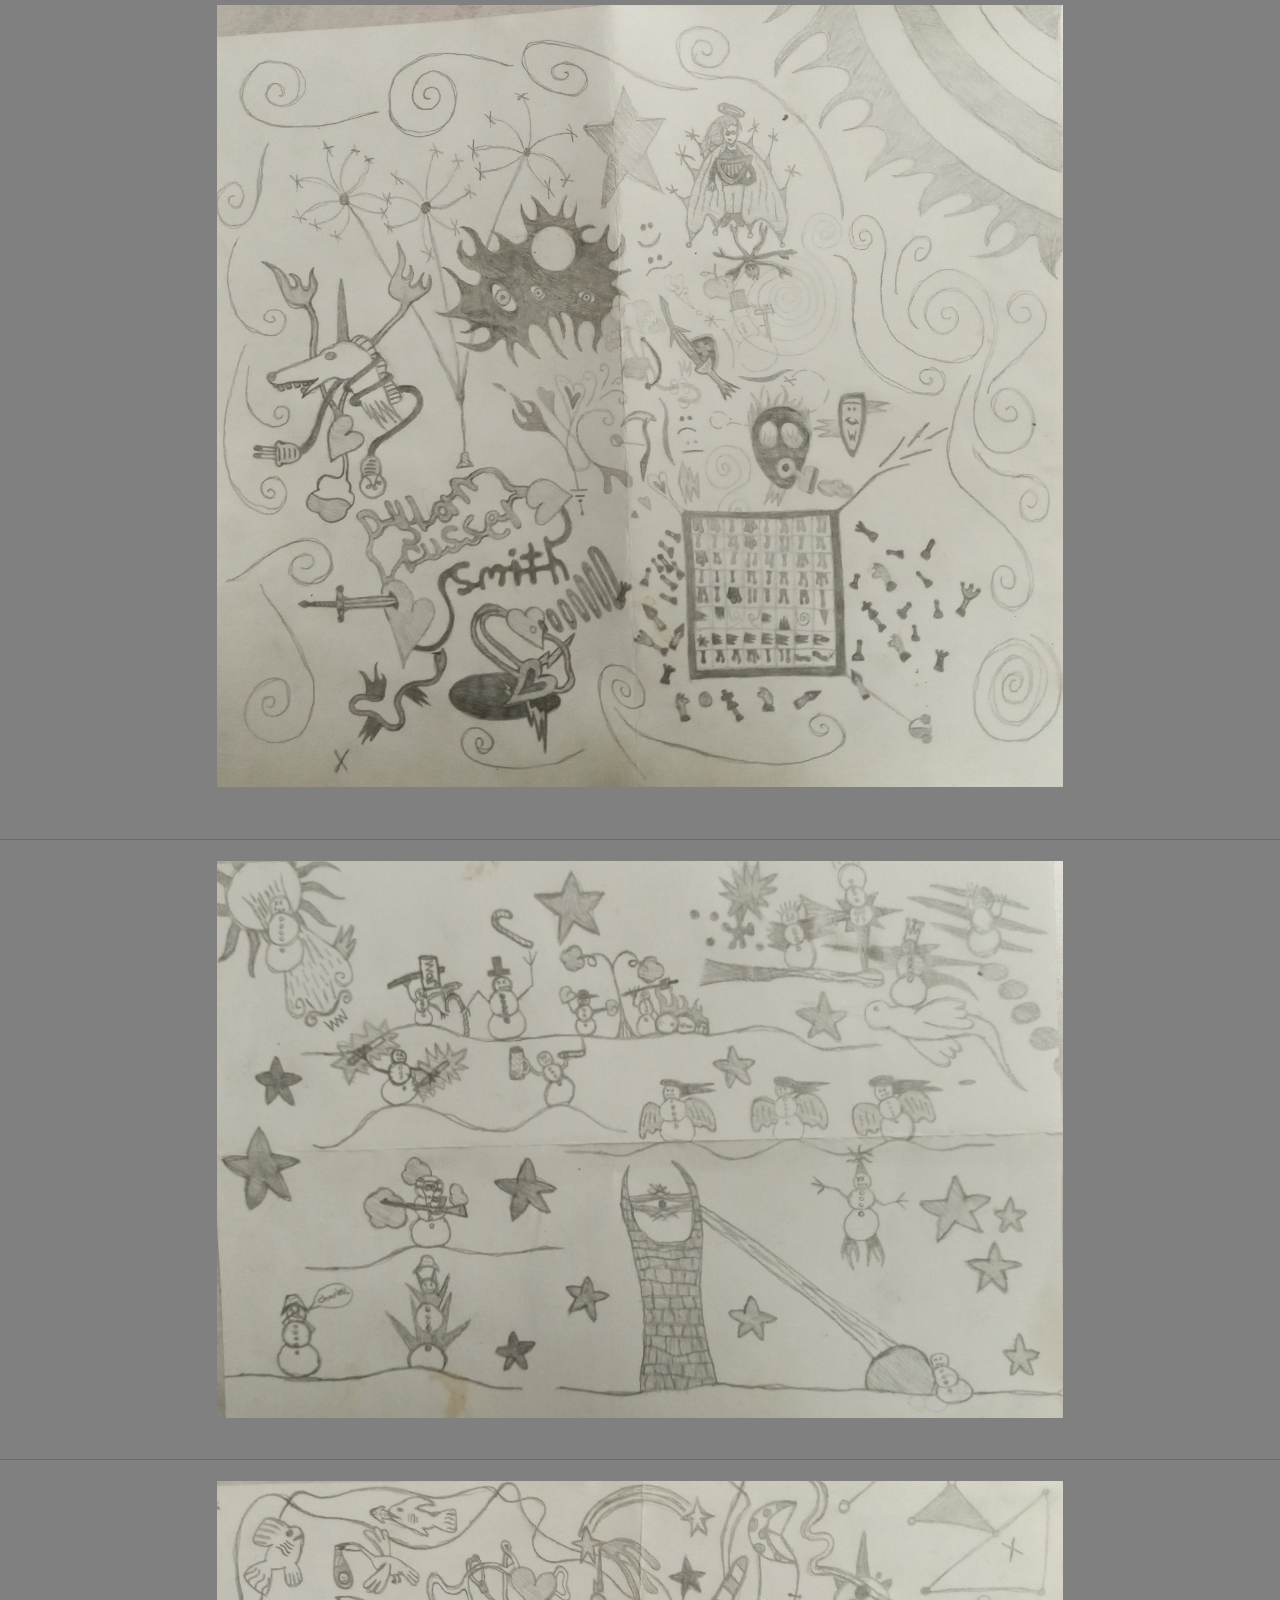
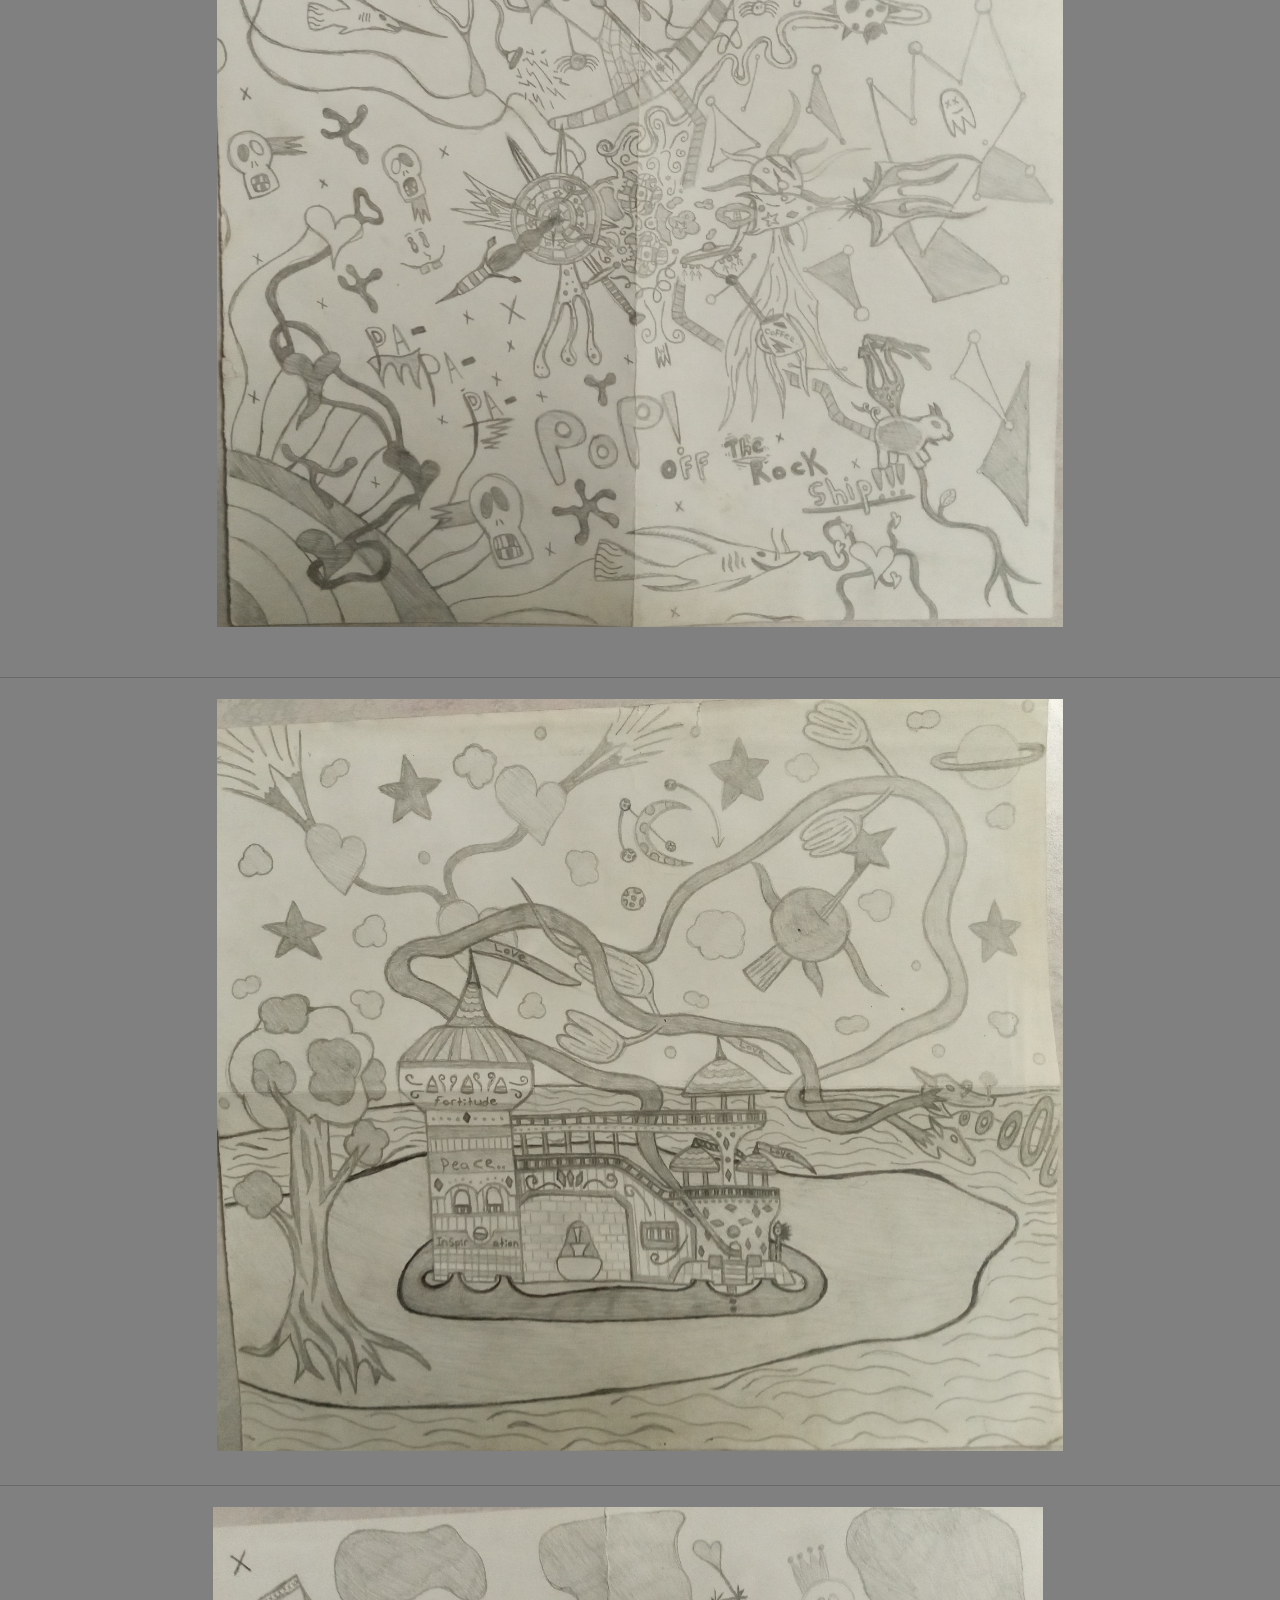
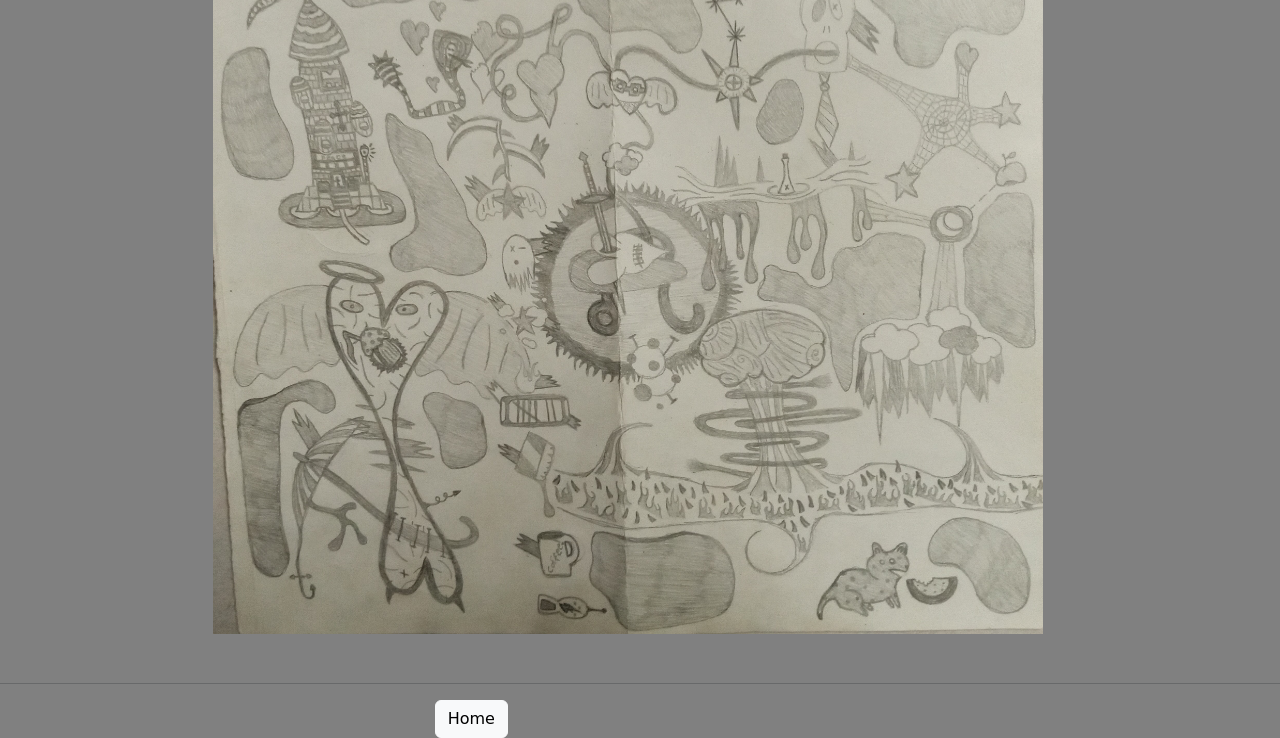
<file: gallerySeven.html>
<!DOCTYPE html>
<html lang="en">
<head>
<meta charset="UTF-8">
<meta http-equiv="X-UA-Compatible" content="IE=Edge">
<meta name="viewport" content="width=device-width, initial-scale=1">
<link href="https://cdn.jsdelivr.net/npm/bootstrap@5.3.1/dist/css/bootstrap.min.css" rel="stylesheet" integrity="sha384-4bw+/aepP/YC94hEpVNVgiZdgIC5+VKNBQNGCHeKRQN+PtmoHDEXuppvnDJzQIu9" crossorigin="anonymous">
  <title>WebPage</title>
  <link rel="stylesheet" href="/styleOne.css">
</head>
<body>
<div class="row">
<div class="col-2">
</div>
<div class="col-8"><img src="/sketch2.jpg">
</div>
<div class="col-2">
</div>
</div>
<hr>
<div class="row">
<div class="col-2">
</div>
<div class="col-8"><img src="/sketch3.jpg">
</div>
<div class="col-2">
</div>
</div>
<hr>
<div class="row">
<div class="col-2">
</div>
<div class="col-8"><img src="/sketch4.jpg">
</div>
<div class="col-2">
</div>
</div>
<hr>
<div class="row">
<div class="col-2">
</div>
<div class="col-8"><img src="/sketch5.jpg">
</div>
<hr>
<div class="row">
<div class="col-2">
</div>
<div class="col-8"><img src="/sketch6.jpg">
</div>
<div class="col-2">
</div>
</div>
<div class="col-2">
</div>
</div>
<hr>
<div class="row">
<div class="col-4">
</div>
<div class="col-4">
<a href="/index.html"><button class="btn btn-light">Home</button></a>
</div>
<div class="col-4">
</div>
</div>
</body>
</html>
</file>
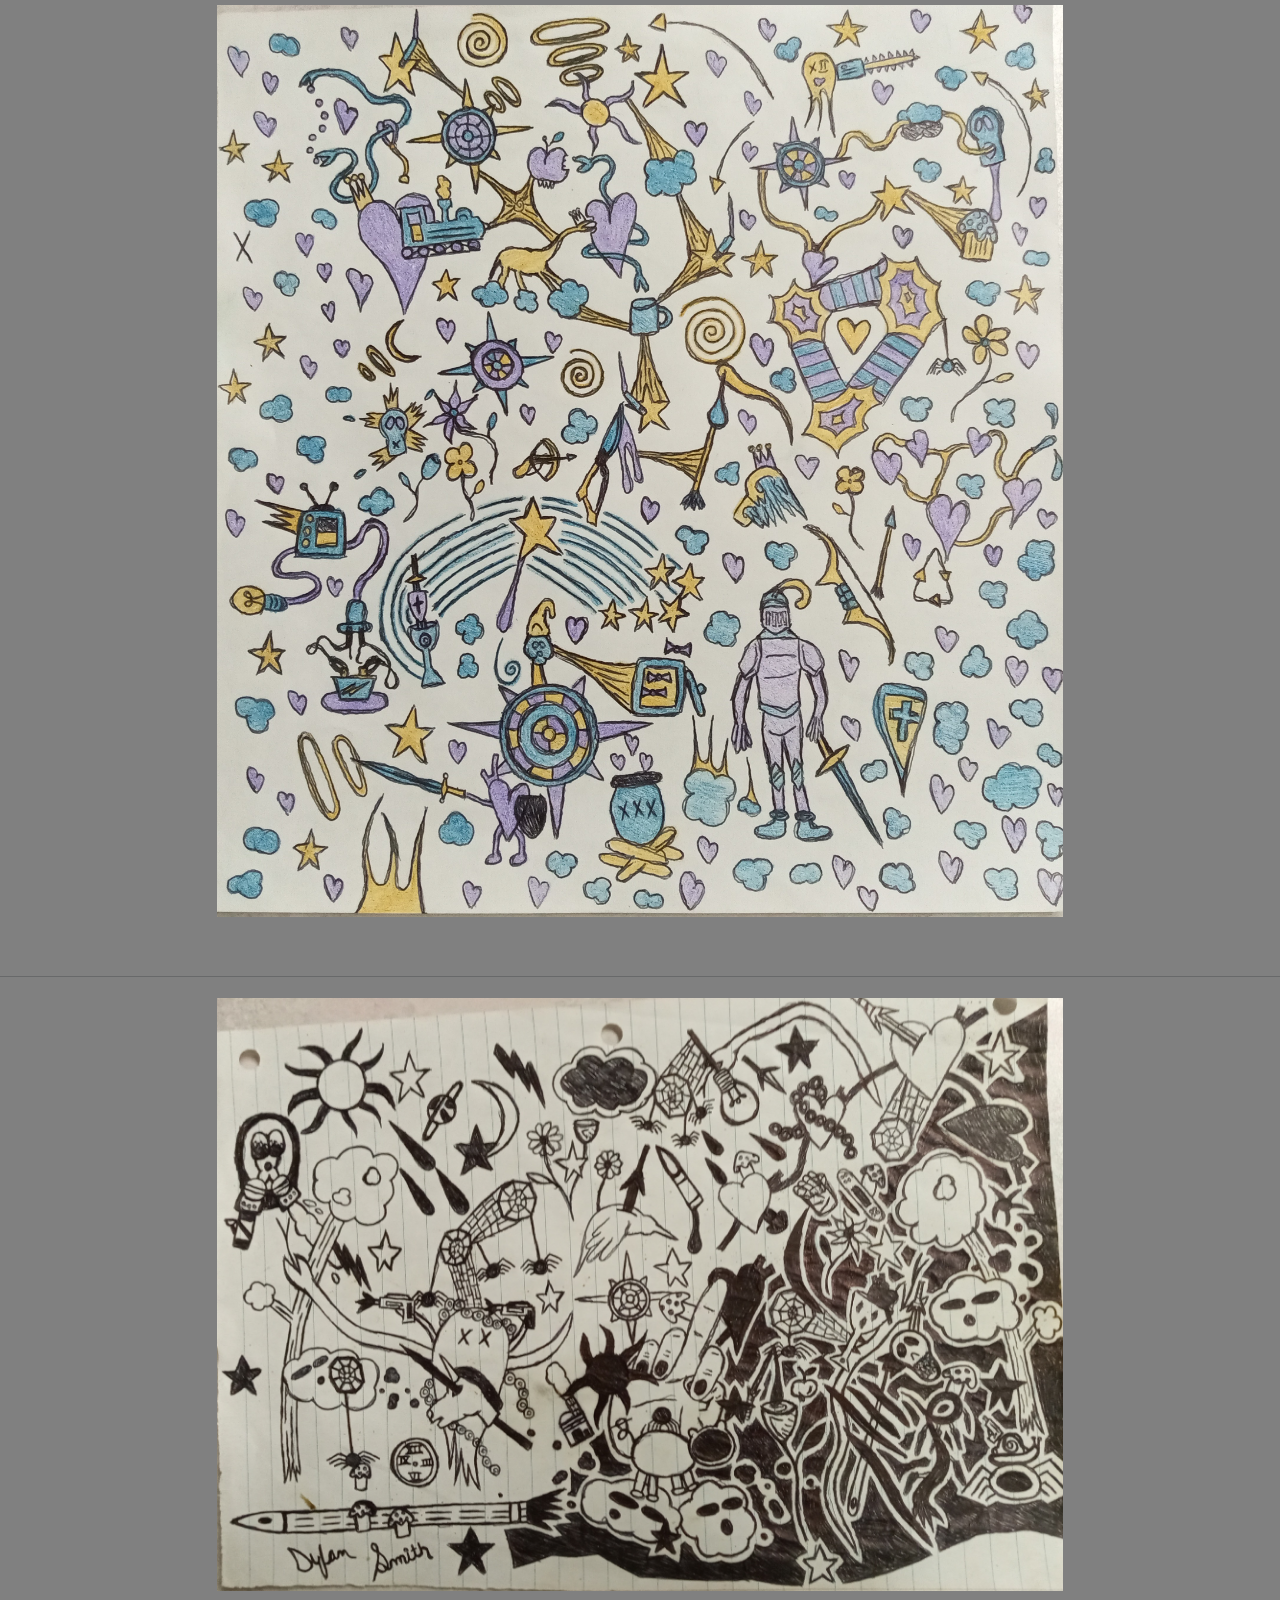
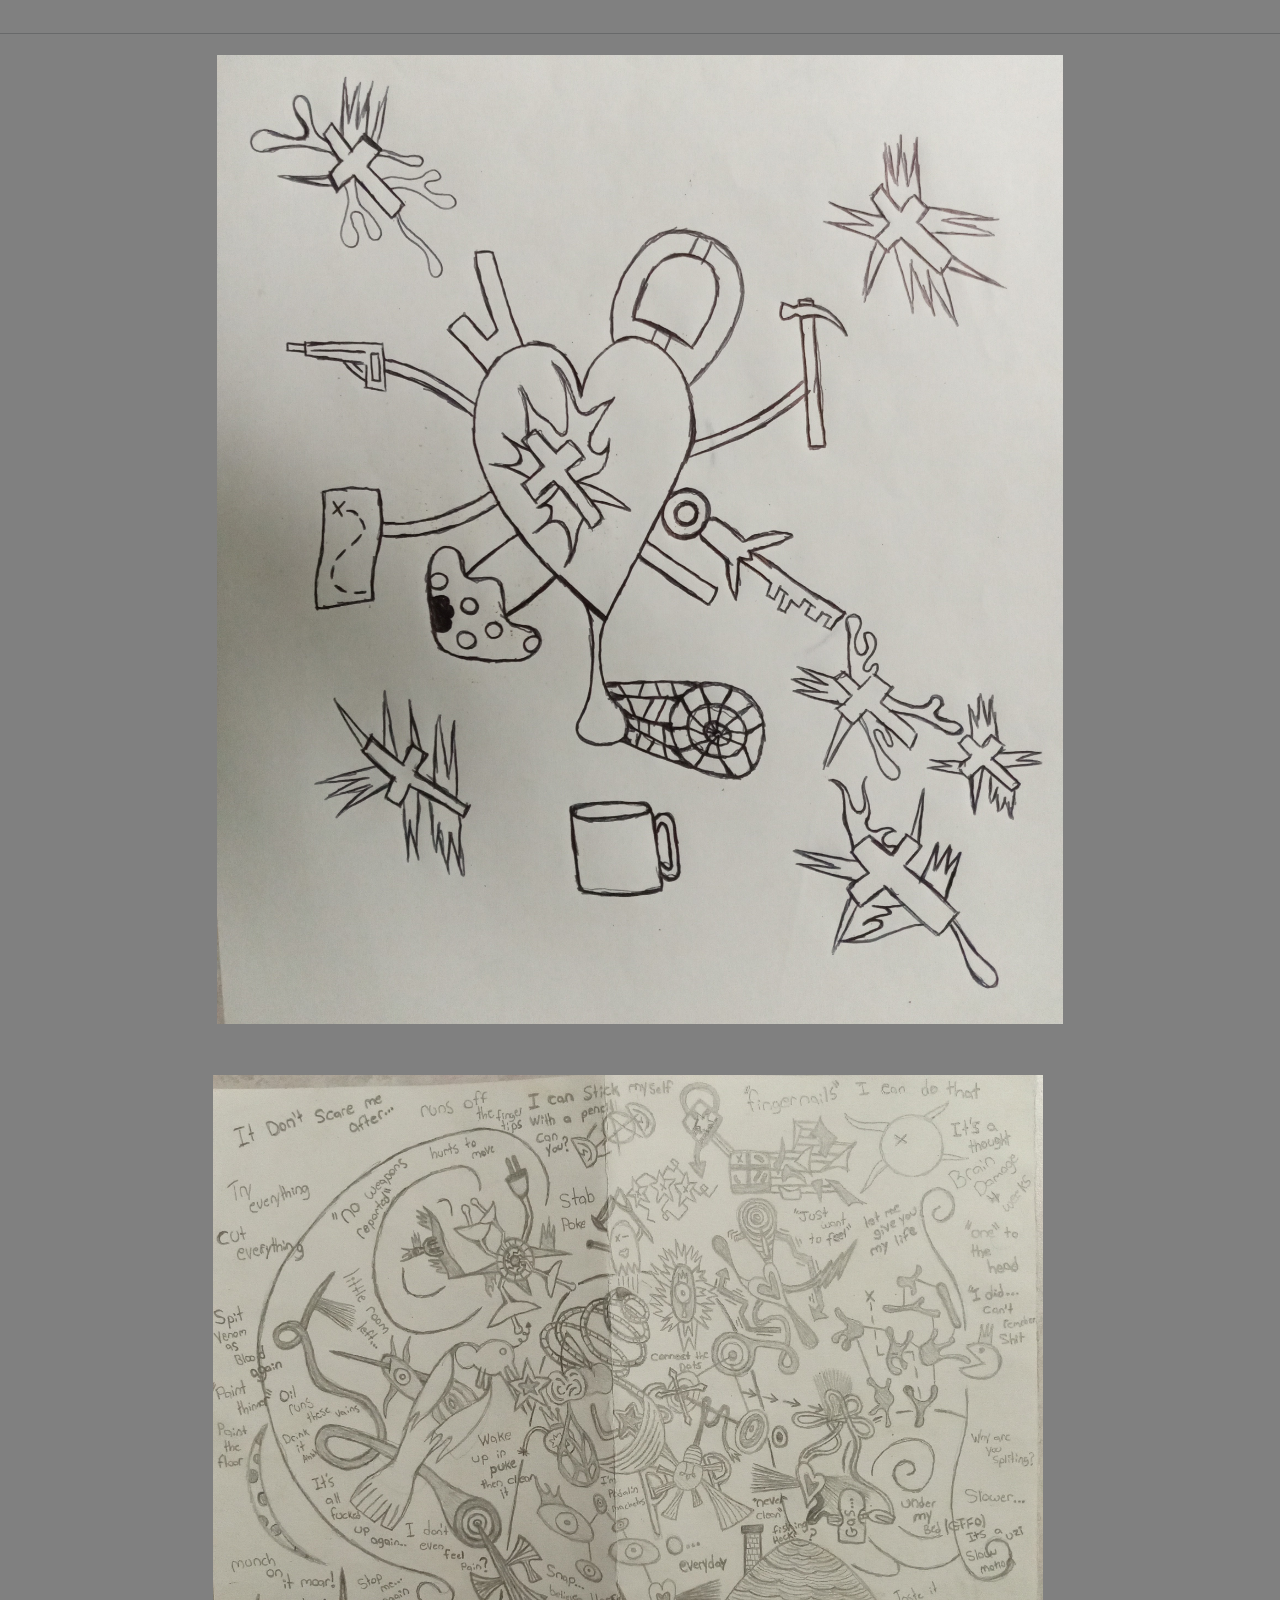
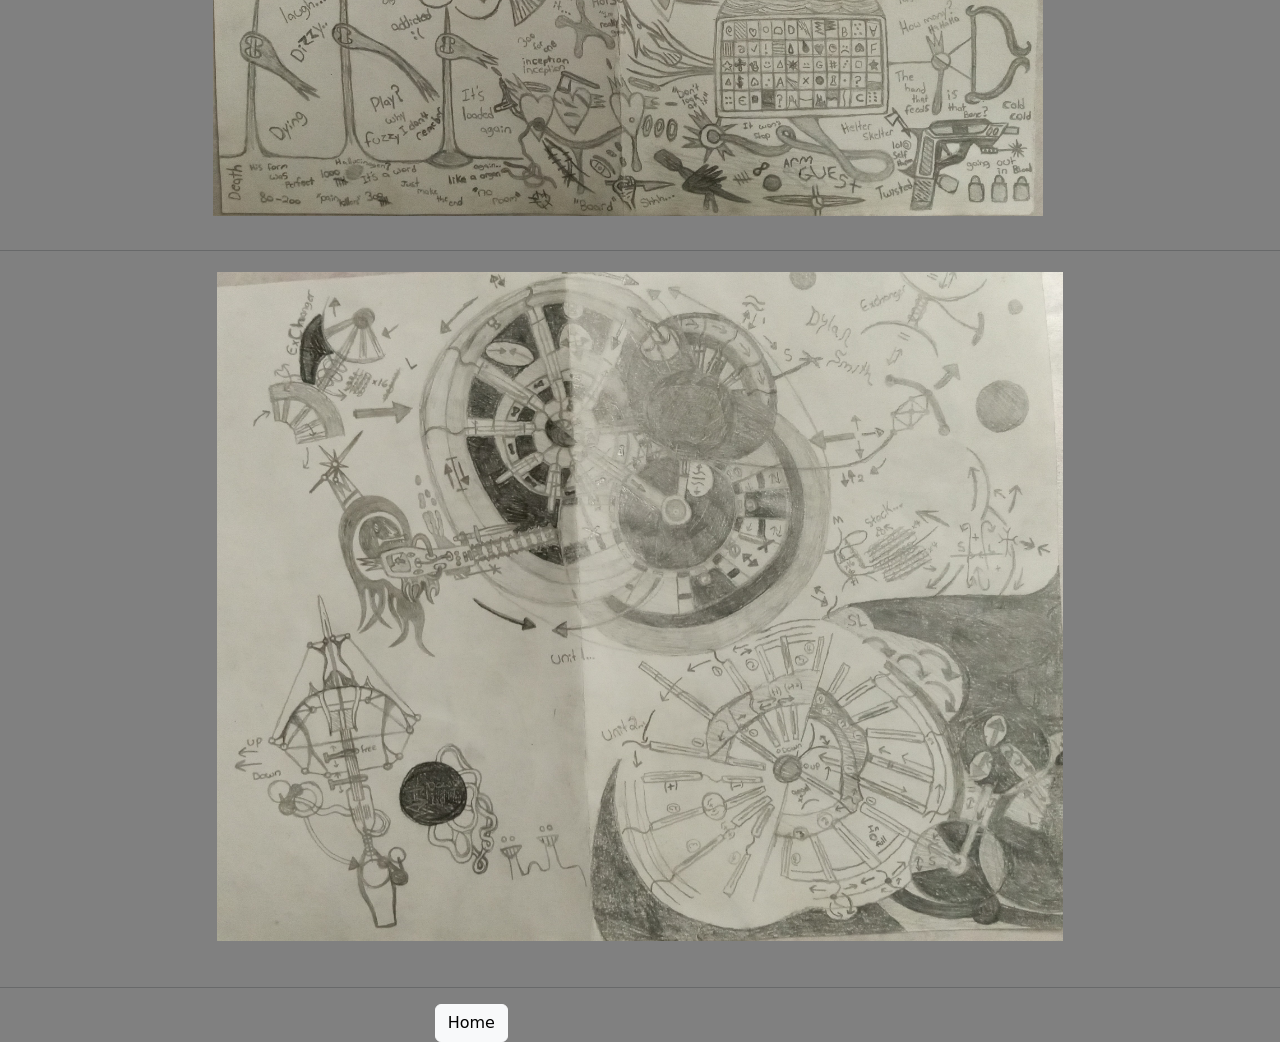
<file: gallerySix.html>
<!DOCTYPE html>
<html lang="en">
<head>
<meta charset="UTF-8">
<meta http-equiv="X-UA-Compatible" content="IE=Edge">
<meta name="viewport" content="width=device-width, initial-scale=1">
<link href="https://cdn.jsdelivr.net/npm/bootstrap@5.3.1/dist/css/bootstrap.min.css" rel="stylesheet" integrity="sha384-4bw+/aepP/YC94hEpVNVgiZdgIC5+VKNBQNGCHeKRQN+PtmoHDEXuppvnDJzQIu9" crossorigin="anonymous">
  <title>WebPage</title>
  <link rel="stylesheet" href="/styleOne.css">
</head>
<body>
<div class="row">
<div class="col-2">
</div>
<div class="col-8"><img src="/full10.jpg">
</div>
<div class="col-2">
</div>
</div>
<hr>
<div class="row">
<div class="col-2">
</div>
<div class="col-8"><img src="/full11.jpg">
</div>
<div class="col-2">
</div>
</div>
<hr>
<div class="row">
<div class="col-2">
</div>
<div class="col-8"><img src="/full12.jpg">
</div>
<div class="row">
<div class="col-2">
</div>
<div class="col-8"><img src="/sketch1.jpg">
</div>
<div class="col-2">
</div>
</div>
<hr>
<div class="col-2">
</div>
</div>
<div class="row">
<div class="col-2">
</div>
<div class="col-8"><img src="/sketch8.jpg">
</div>
<div class="col-2">
</div>
</div>
<hr>
<div class="row">
<div class="col-4">
</div>
<div class="col-4">
<a href="/index.html"><button class="btn btn-light">Home</button></a>
</div>
<div class="col-4">
</div>
</div>
</body>
</html>
</file>
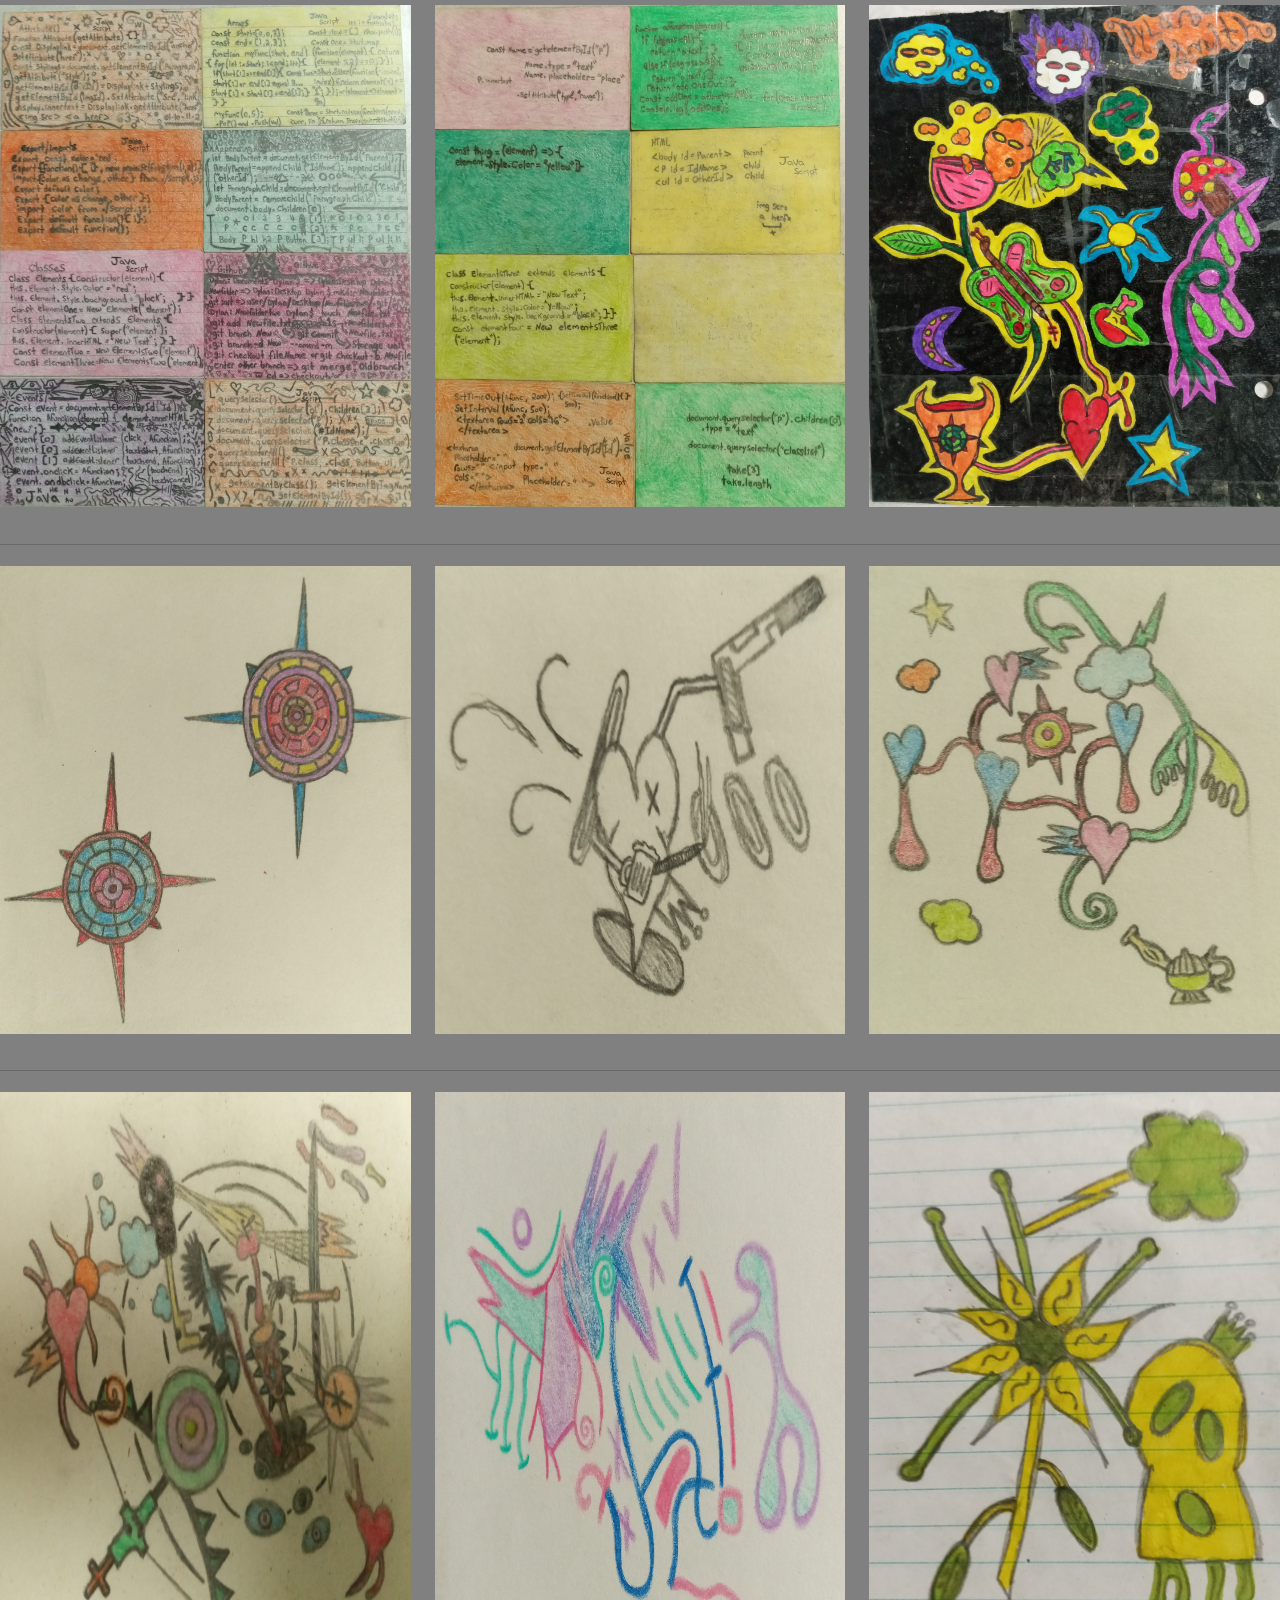
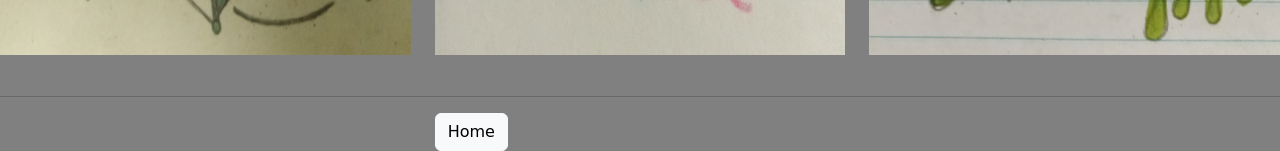
<file: galleryTen.html>
<!DOCTYPE html>
<html lang="en">
<head>
<meta charset="UTF-8">
<meta http-equiv="X-UA-Compatible" content="IE=Edge">
<meta name="viewport" content="width=device-width, initial-scale=1">
<link href="https://cdn.jsdelivr.net/npm/bootstrap@5.3.1/dist/css/bootstrap.min.css" rel="stylesheet" integrity="sha384-4bw+/aepP/YC94hEpVNVgiZdgIC5+VKNBQNGCHeKRQN+PtmoHDEXuppvnDJzQIu9" crossorigin="anonymous">
  <title>WebPage</title>
  <link rel="stylesheet" href="/styleOne.css">
</head>
<body>
<div class="row">
<div class="col-4"><img src="/note11.jpg">
</div>
<div class="col-4"><img src="/note12.jpg">
</div>
<div class="col-4"><img src="/mat1.jpg">
</div>
</div>
<hr>
<div class="row">
<div class="col-4"><img src="/small1.jpg">
</div>
<div class="col-4"><img src="/small2.jpg">
</div>
<div class="col-4"><img src="/small3.jpg">
</div>
</div>
<hr>
<div class="row">
<div class="col-4"><img src="/small7.jpg">
</div>
<div class="col-4"><img src="/small8.jpg">
</div>
<div class="col-4"><img src="/small9.jpg">
</div>
</div>
<hr>
<div class="row">
<div class="col-4">
</div>
<div class="col-4">
<a href="/index.html"><button class="btn btn-light">Home</button></a>
</div>
<div class="col-4">
</div>
</div>
</body>
</html>
</file>
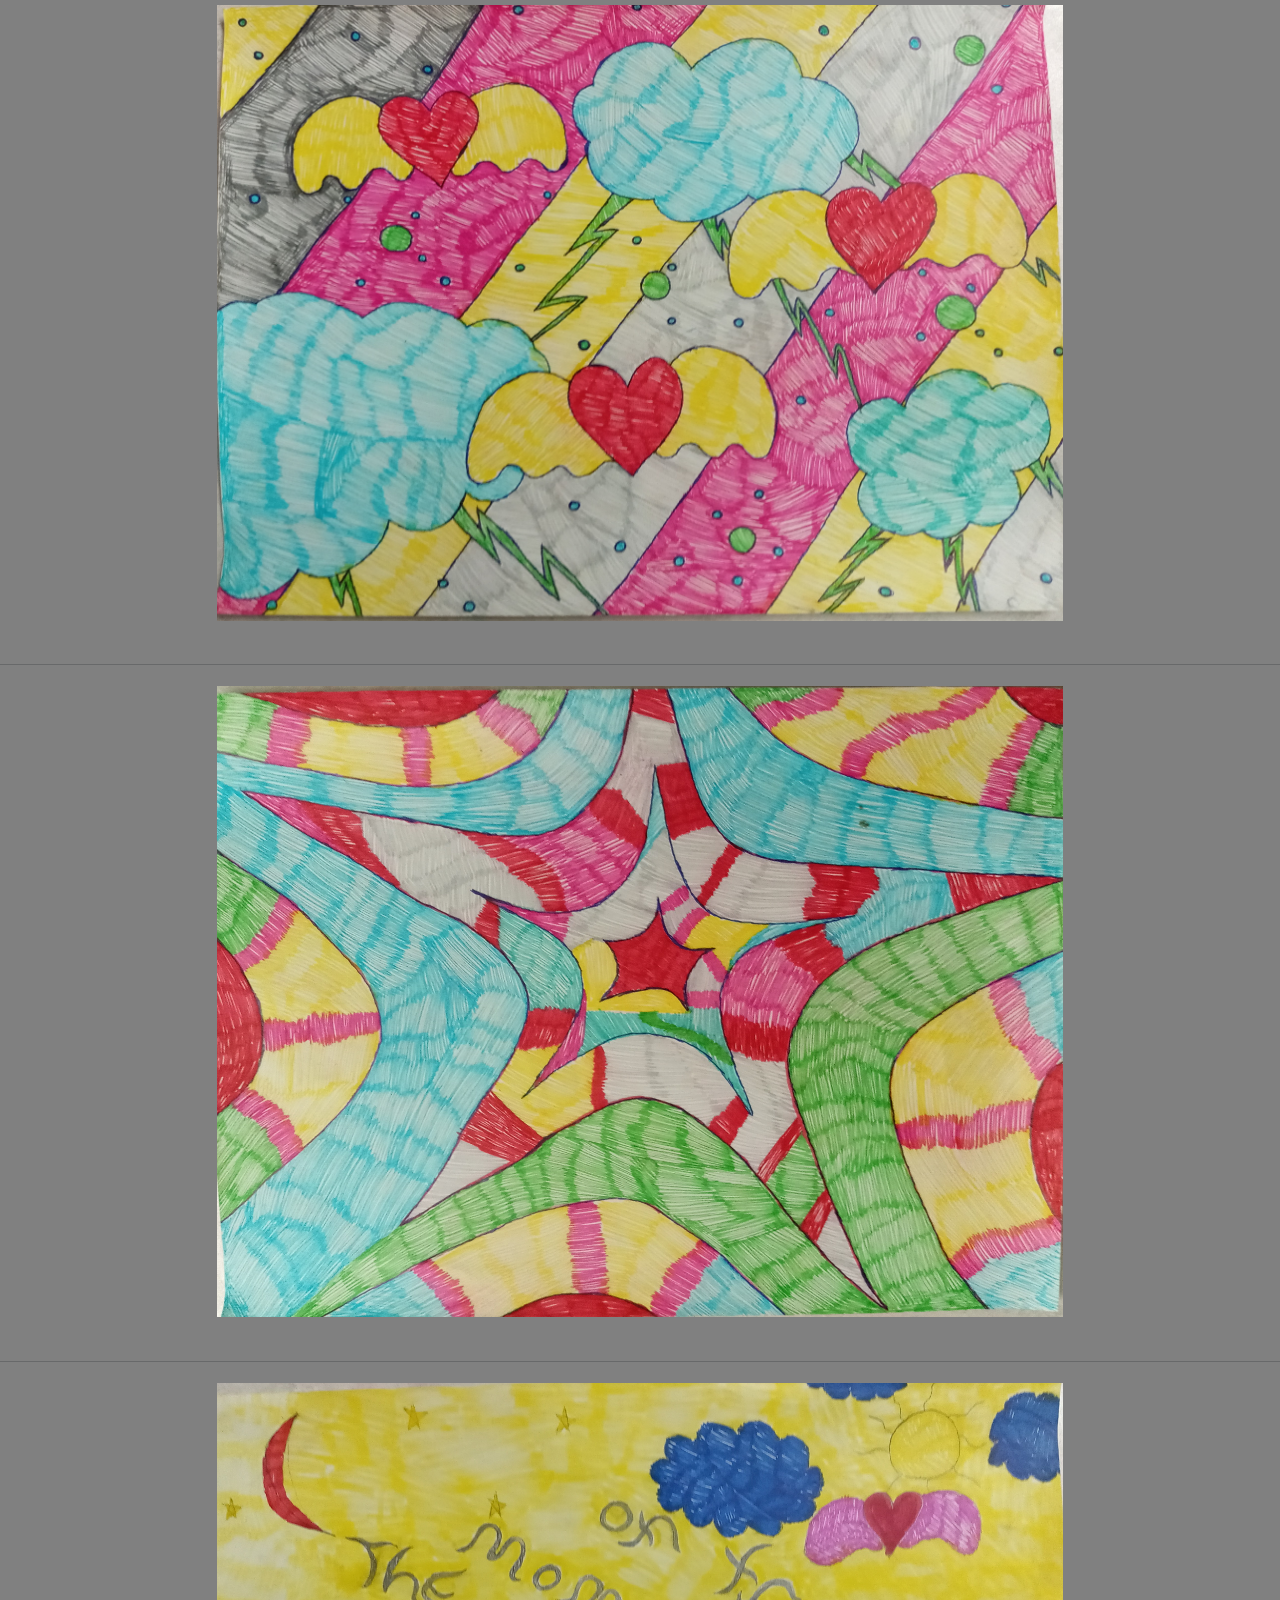
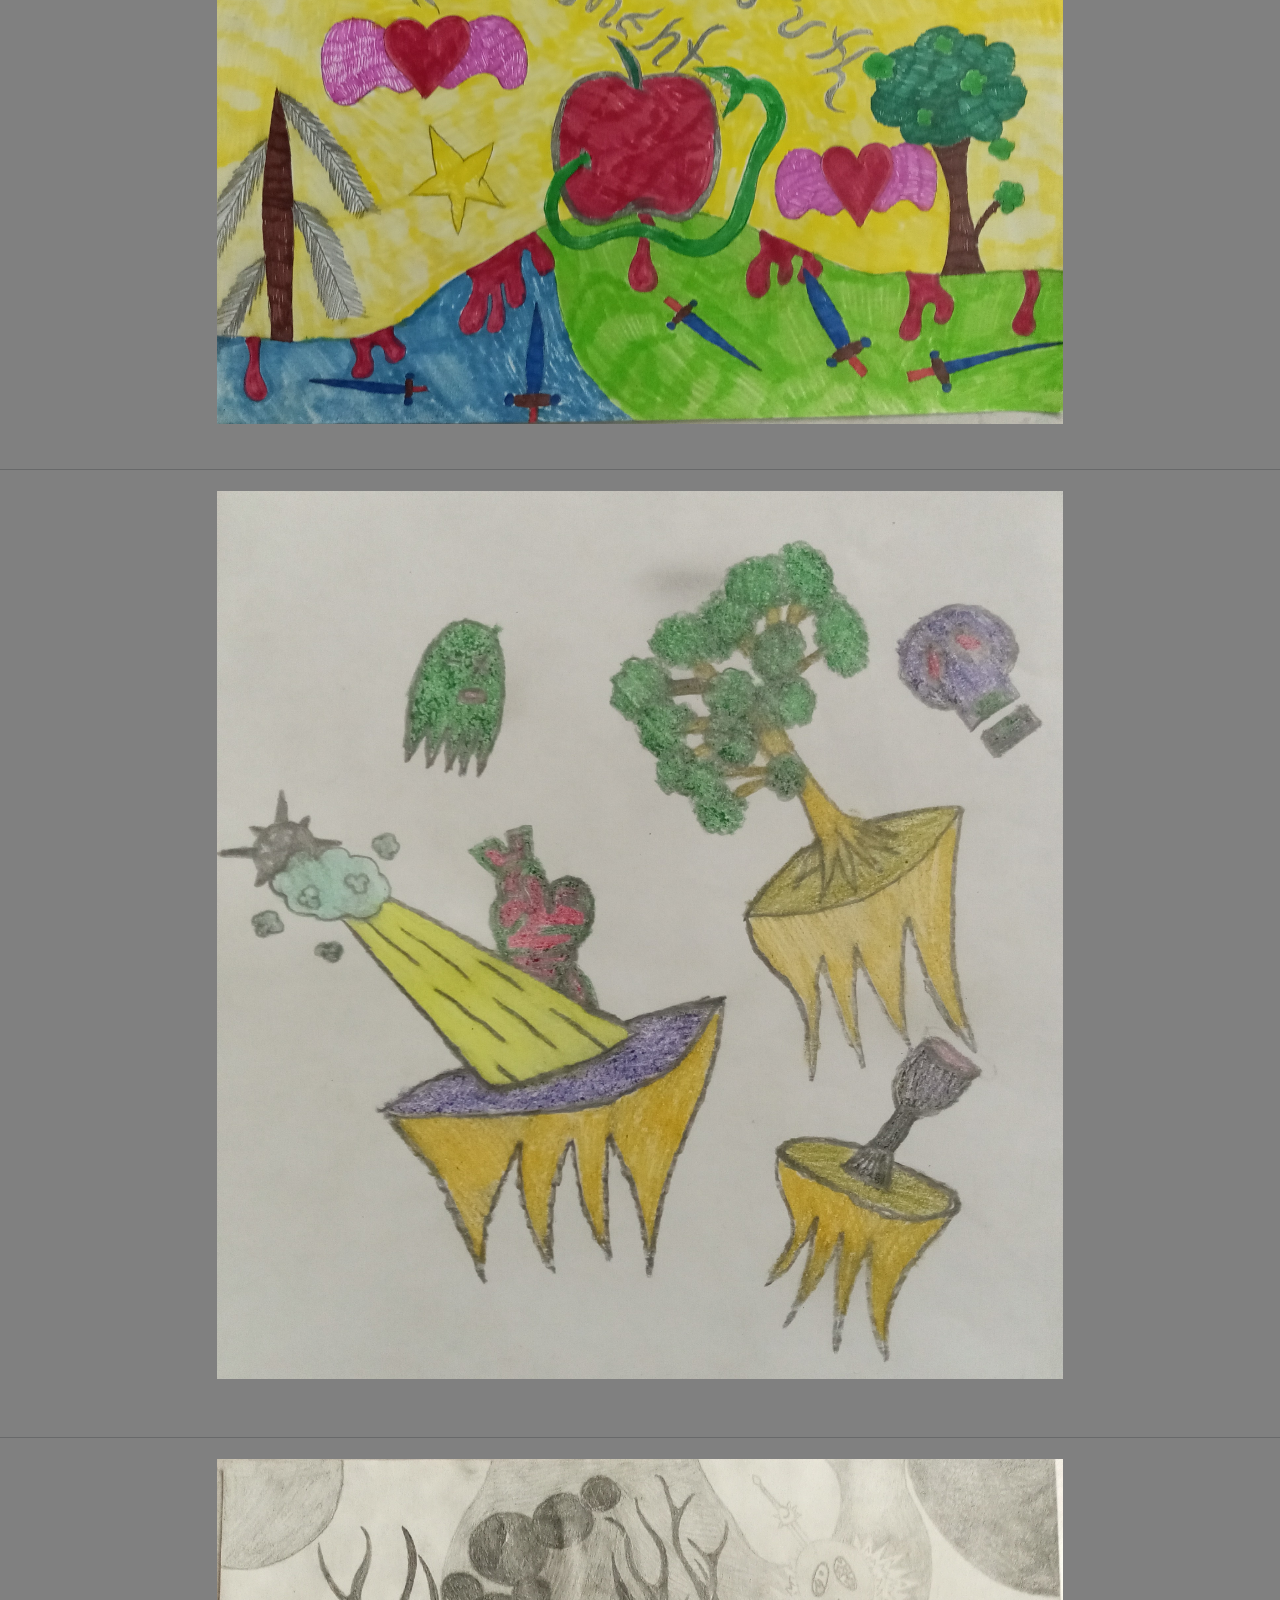
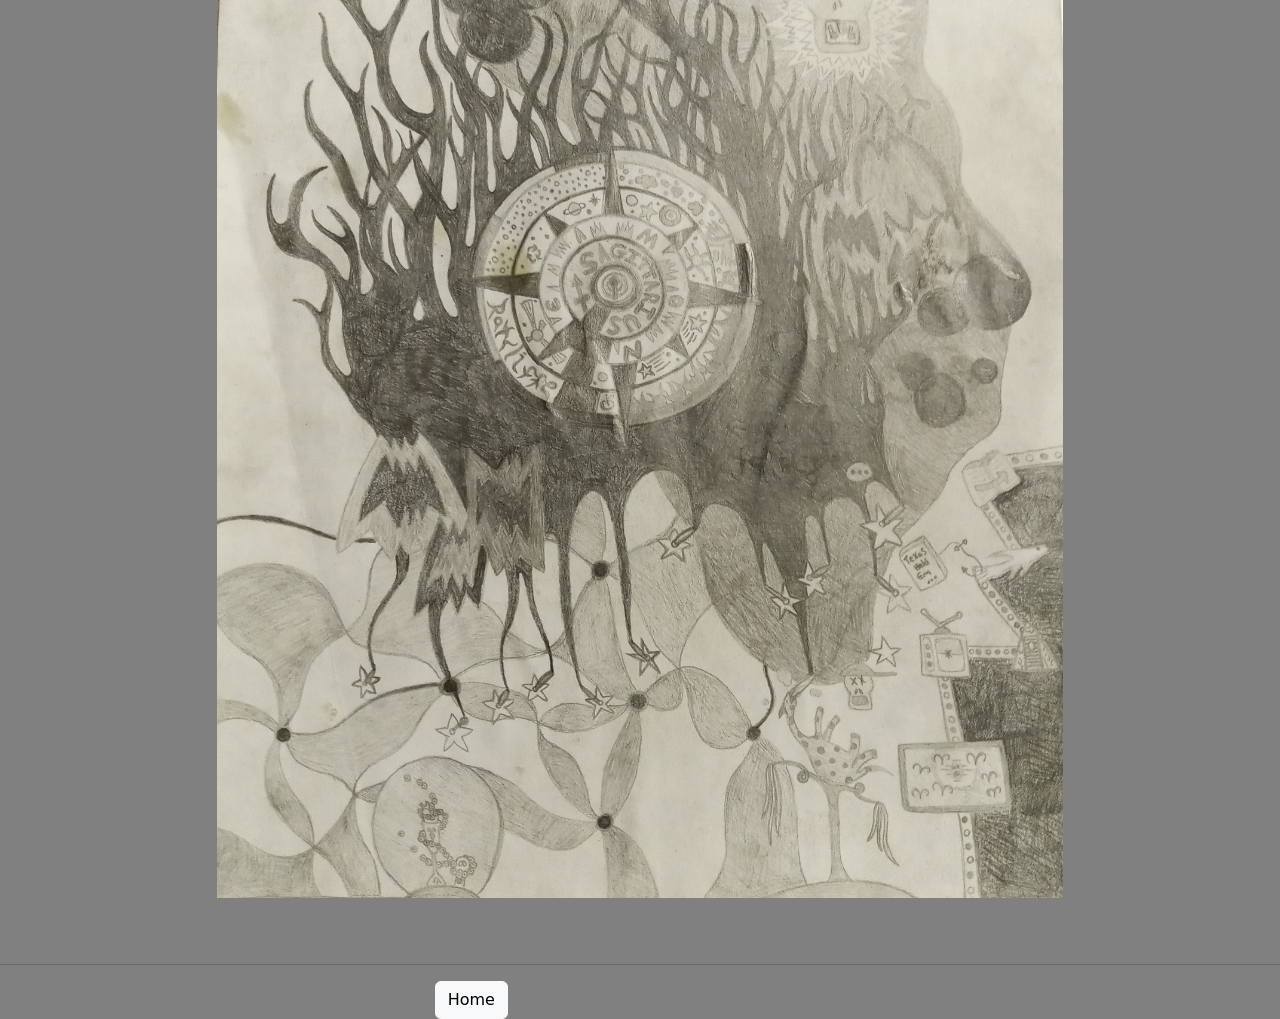
<file: galleryThree.html>
<!DOCTYPE html>
<html lang="en">
<head>
<meta charset="UTF-8">
<meta http-equiv="X-UA-Compatible" content="IE=Edge">
<meta name="viewport" content="width=device-width, initial-scale=1">
<link href="https://cdn.jsdelivr.net/npm/bootstrap@5.3.1/dist/css/bootstrap.min.css" rel="stylesheet" integrity="sha384-4bw+/aepP/YC94hEpVNVgiZdgIC5+VKNBQNGCHeKRQN+PtmoHDEXuppvnDJzQIu9" crossorigin="anonymous">
  <title>WebPage</title>
  <link rel="stylesheet" href="/styleOne.css">
</head>
<body>
<div class="row">
<div class="col-2">
</div>
<div class="col-8"><img src="/full1.jpg">
</div>
<div class="col-2">
</div>
</div>
<hr>
<div class="row">
<div class="col-2">
</div>
<div class="col-8"><img src="/full2.jpg">
</div>
<div class="col-2">
</div>
</div>
<hr>
<div class="row">
<div class="col-2">
</div>
<div class="col-8"><img src="/full3.jpg">
</div>
<div class="col-2">
</div>
</div>
<hr>
<div class="row">
<div class="col-2">
</div>
<div class="col-8"><img src="/full15.jpg">
</div>
<div class="col-2">
</div>
</div>
<hr>
<div class="row">
<div class="col-2">
</div>
<div class="col-8"><img src="/sketch11.jpg">
</div>
<div class="col-2">
</div>
</div>
<hr>
<div class="row">
<div class="col-4">
</div>
<div class="col-4">
<a href="/index.html"><button class="btn btn-light">Home</button></a>
</div>
<div class="col-4">
</div>
</div>
</body>
</html>
</file>
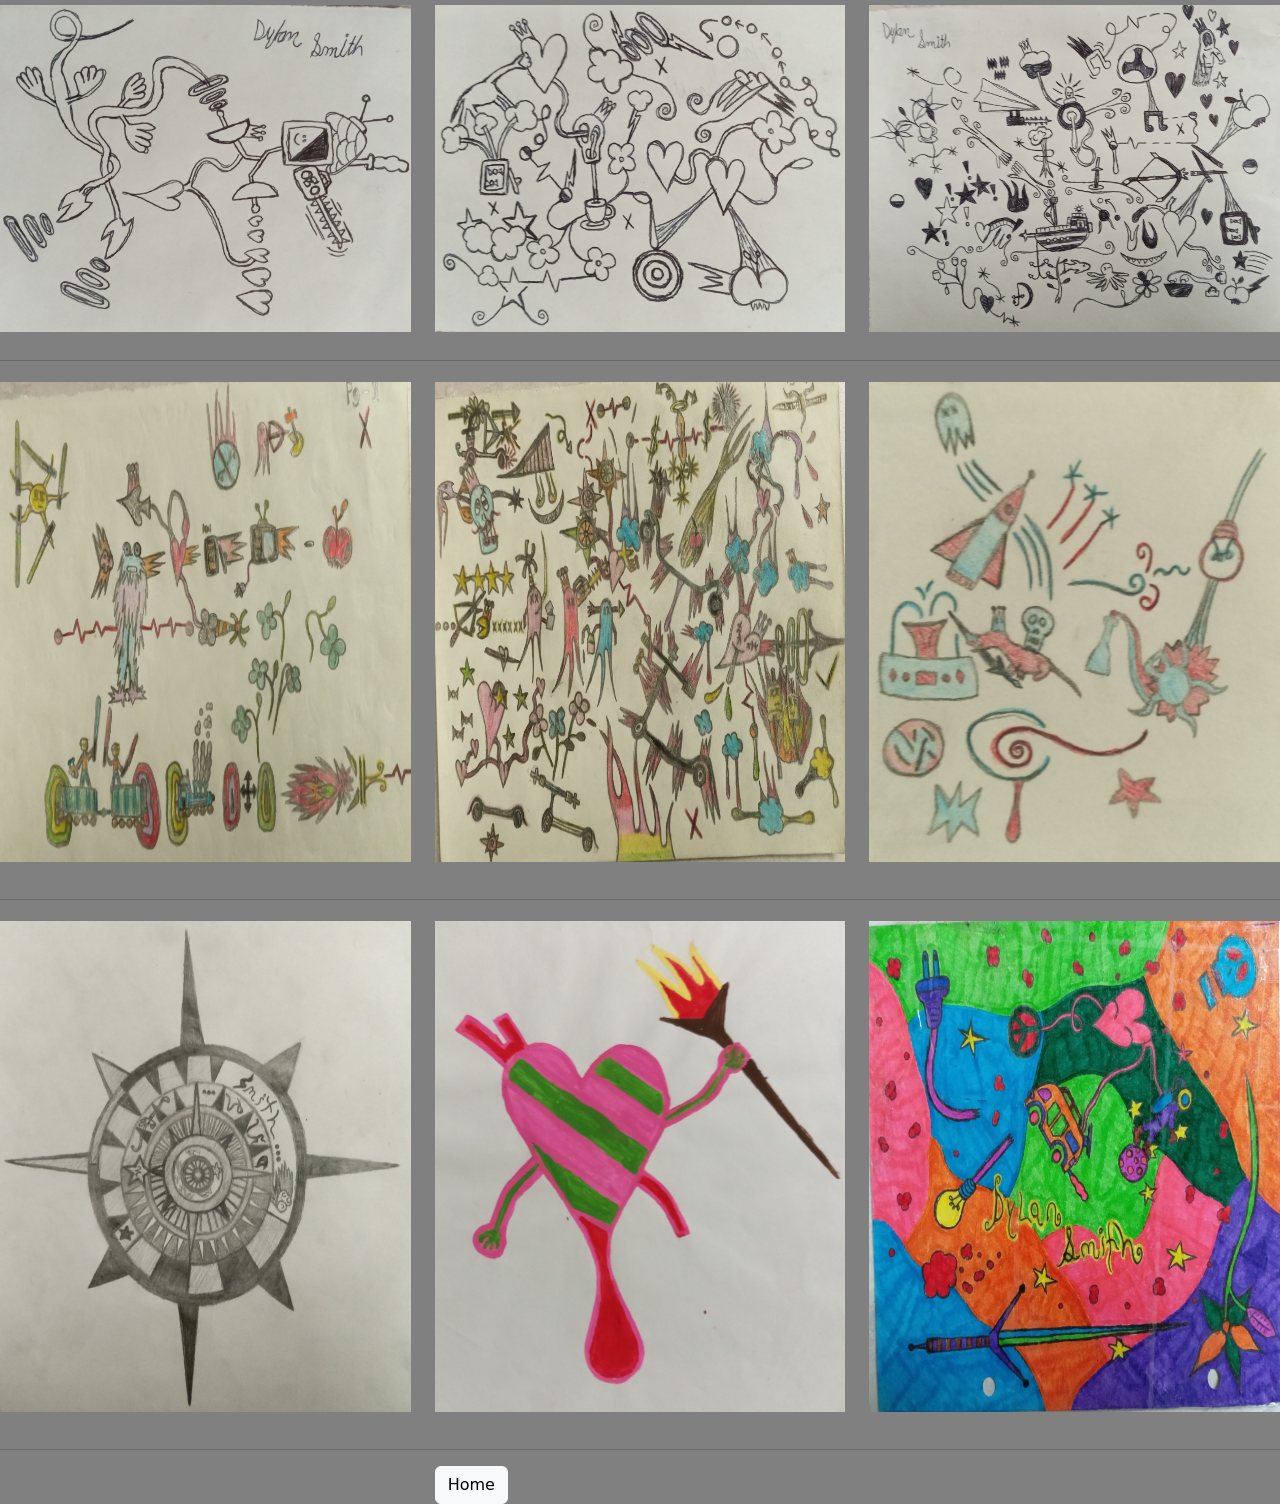
<file: galleryTwelve.html>
<!DOCTYPE html>
<html lang="en">
<head>
<meta charset="UTF-8">
<meta http-equiv="X-UA-Compatible" content="IE=Edge">
<meta name="viewport" content="width=device-width, initial-scale=1">
<link href="https://cdn.jsdelivr.net/npm/bootstrap@5.3.1/dist/css/bootstrap.min.css" rel="stylesheet" integrity="sha384-4bw+/aepP/YC94hEpVNVgiZdgIC5+VKNBQNGCHeKRQN+PtmoHDEXuppvnDJzQIu9" crossorigin="anonymous">
  <title>WebPage</title>
  <link rel="stylesheet" href="/styleOne.css">
</head>
<body>
<div class="row">
<div class="col-4"><img src="/other2.jpg">
</div>
<div class="col-4"><img src="/other3.jpg">
</div>
<div class="col-4"><img src="/other5.jpg">
</div>
</div>
<hr>
<div class="row">
<div class="col-4"><img src="/book3.jpg">
</div>
<div class="col-4"><img src="/book4.jpg">
</div>
<div class="col-4"><img src="/small4.jpg">
</div>
</div>
<hr>
<div class="row">
<div class="col-4"><img src="/other6.jpg">
</div>
<div class="col-4"><img src="/other7.jpg">
</div>
<div class="col-4"><img src="/mat2.jpg">
</div>
</div>
<hr>
<div class="row">
<div class="col-4">
</div>
<div class="col-4">
<a href="/index.html"><button class="btn btn-light">Home</button></a>
</div>
<div class="col-4">
</div>
</div>
</body>
</html>
</file>
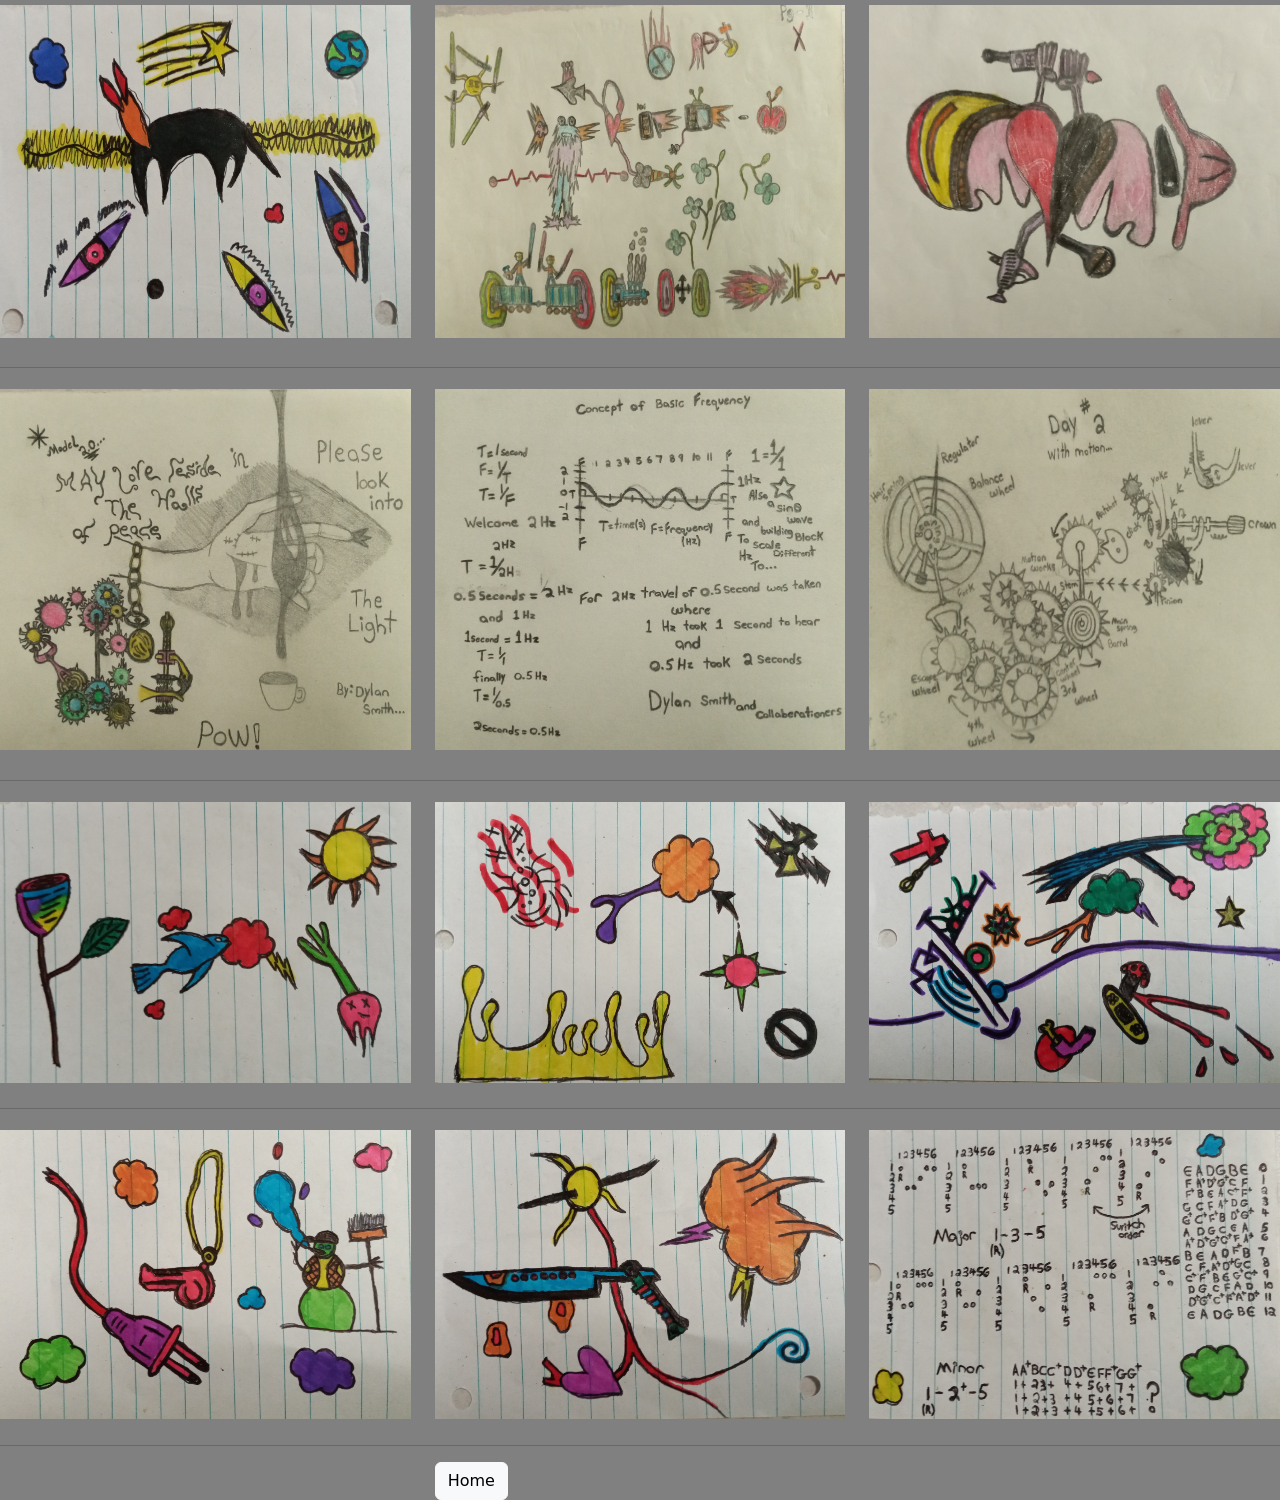
<file: galleryTwo.html>
<!DOCTYPE html>
<html lang="en">
<head>
<meta charset="UTF-8">
<meta http-equiv="X-UA-Compatible" content="IE=Edge">
<meta name="viewport" content="width=device-width, initial-scale=1">
<link href="https://cdn.jsdelivr.net/npm/bootstrap@5.3.1/dist/css/bootstrap.min.css" rel="stylesheet" integrity="sha384-4bw+/aepP/YC94hEpVNVgiZdgIC5+VKNBQNGCHeKRQN+PtmoHDEXuppvnDJzQIu9" crossorigin="anonymous">
  <title>WebPage</title>
  <link rel="stylesheet" href="/styleOne.css">
</head>
<body>
<div class="row">
<div class="col-4"><img src="/diary1.jpg">
</div>
<div class="col-4"><img src="/book3.jpg">
</div>
<div class="col-4"><img src="/book1.jpg">
</div>
</div>
<hr>
<div class="row">
<div class="col-4"><img src="/clock1.jpg">
</div>
<div class="col-4"><img src="/clock2.jpg">
</div>
<div class="col-4"><img src="/clock3.jpg">
</div>
</div>
<hr>
<div class="row">
<div class="col-4"><img src="/diary7.jpg">
</div>
<div class="col-4"><img src="/diary8.jpg">
</div>
<div class="col-4"><img src="/diary9.jpg">
</div>
</div>
<hr>
<div class="row">
<div class="col-4"><img src="/diary10.jpg">
</div>
<div class="col-4"><img src="/diary11.jpg">
</div>
<div class="col-4"><img src="/diary12.jpg">
</div>
</div>
<hr>
<div class="row">
<div class="col-4">
</div>
<div class="col-4">
<a href="/index.html"><button class="btn btn-light">Home</button></a>
</div>
<div class="col-4">
</div>
</div>
</body>
</html>
</file>
<file: style.css>
body {background: linear-gradient(90deg, black, black, purple, black, black);}
.grid-container-1{display: grid; grid-template-areas:"unit-1 unit-3""unit-2 unit-4""unit-5 unit-6""unit-7 unit-8"; width: 100%;}
.gridunit-1 {grid-area: unit-1;}
.gridunit-2 {grid-area: unit-2;}
.gridunit-3 {grid-area: unit-3;}
.gridunit-4 {grid-area: unit-4;}
.gridunit-5 {grid-area: unit-5;}
.gridunit-6 {grid-area: unit-6;}
.gridunit-7 {grid-area: unit-7;}
.gridunit-8 {grid-area: unit-8;}
.grid-container-2{display: grid; grid-template-areas: "unit-9 unit-11""unit-10 unit-12""unit-13 unit-14""unit-15 unit-16"; width: 100%;}
.gridunit-9 {grid-area: unit-9;}
.gridunit-10 {grid-area: unit-10;}
.gridunit-11 {grid-area: unit-11;}
.gridunit-12 {grid-area: unit-12;}
.gridunit-13 {grid-area: unit-13;}
.gridunit-14 {grid-area: unit-14;}
.gridunit-15 {grid-area: unit-15;}
.gridunit-16 {grid-area: unit-16;}
.grid-container-3 {display: grid; grid-template-areas: "unit-17 unit-19""unit-18 unit-20""unit-21 unit-22""unit-23 unit-24"; width: 100%;}
.gridunit-17 {grid-area: unit-17;}
.gridunit-18 {grid-area: unit-18;}
.gridunit-19 {grid-area: unit-19;}
.gridunit-20 {grid-area: unit-20;}
.gridunit-21 {grid-area: unit-21;}
.gridunit-22 {grid-area: unit-22;}
.gridunit-23 {grid-area: unit-23;}
.gridunit-24 {grid-area: unit-24;}
header {background: linear-gradient(90deg, black, black, purple, black, black); border: solid 6px; margin: 10px 0 15px 0;}
main {background: linear-gradient(90deg, black, black, purple, black, black); border: solid 6px; margin: 10px 0 15px 0;}
button {width: 100%; margin: 0 0 0 0;}
h1 {width: 100%; margin: 0 0 0 0; font-family: Arial; font-size: 17px; text-align: center;}
h2 {width: 100%; margin: 0 0 0 0; font-family: cursive; font-size: 16px; text-align: center;}
p {display: flex; justify-content: center; align-items: center; margin: 0 0 0 0; font-size: 13px;}
h5 {width: 100%; font-family: cursive; margin: 0 0 0 0; text-align: center; color: red;}
h6 {width: 100%; font-family: cursive; margin: 0 0 0 0; text-align: center;}
tr {border: solid 6px;}
td {border: border-collapse;}
</file>
<file: styleOne.css>
img {width: 100%; height: 95%; margin-top: 5px;}
body {background: grey;}
</file>
